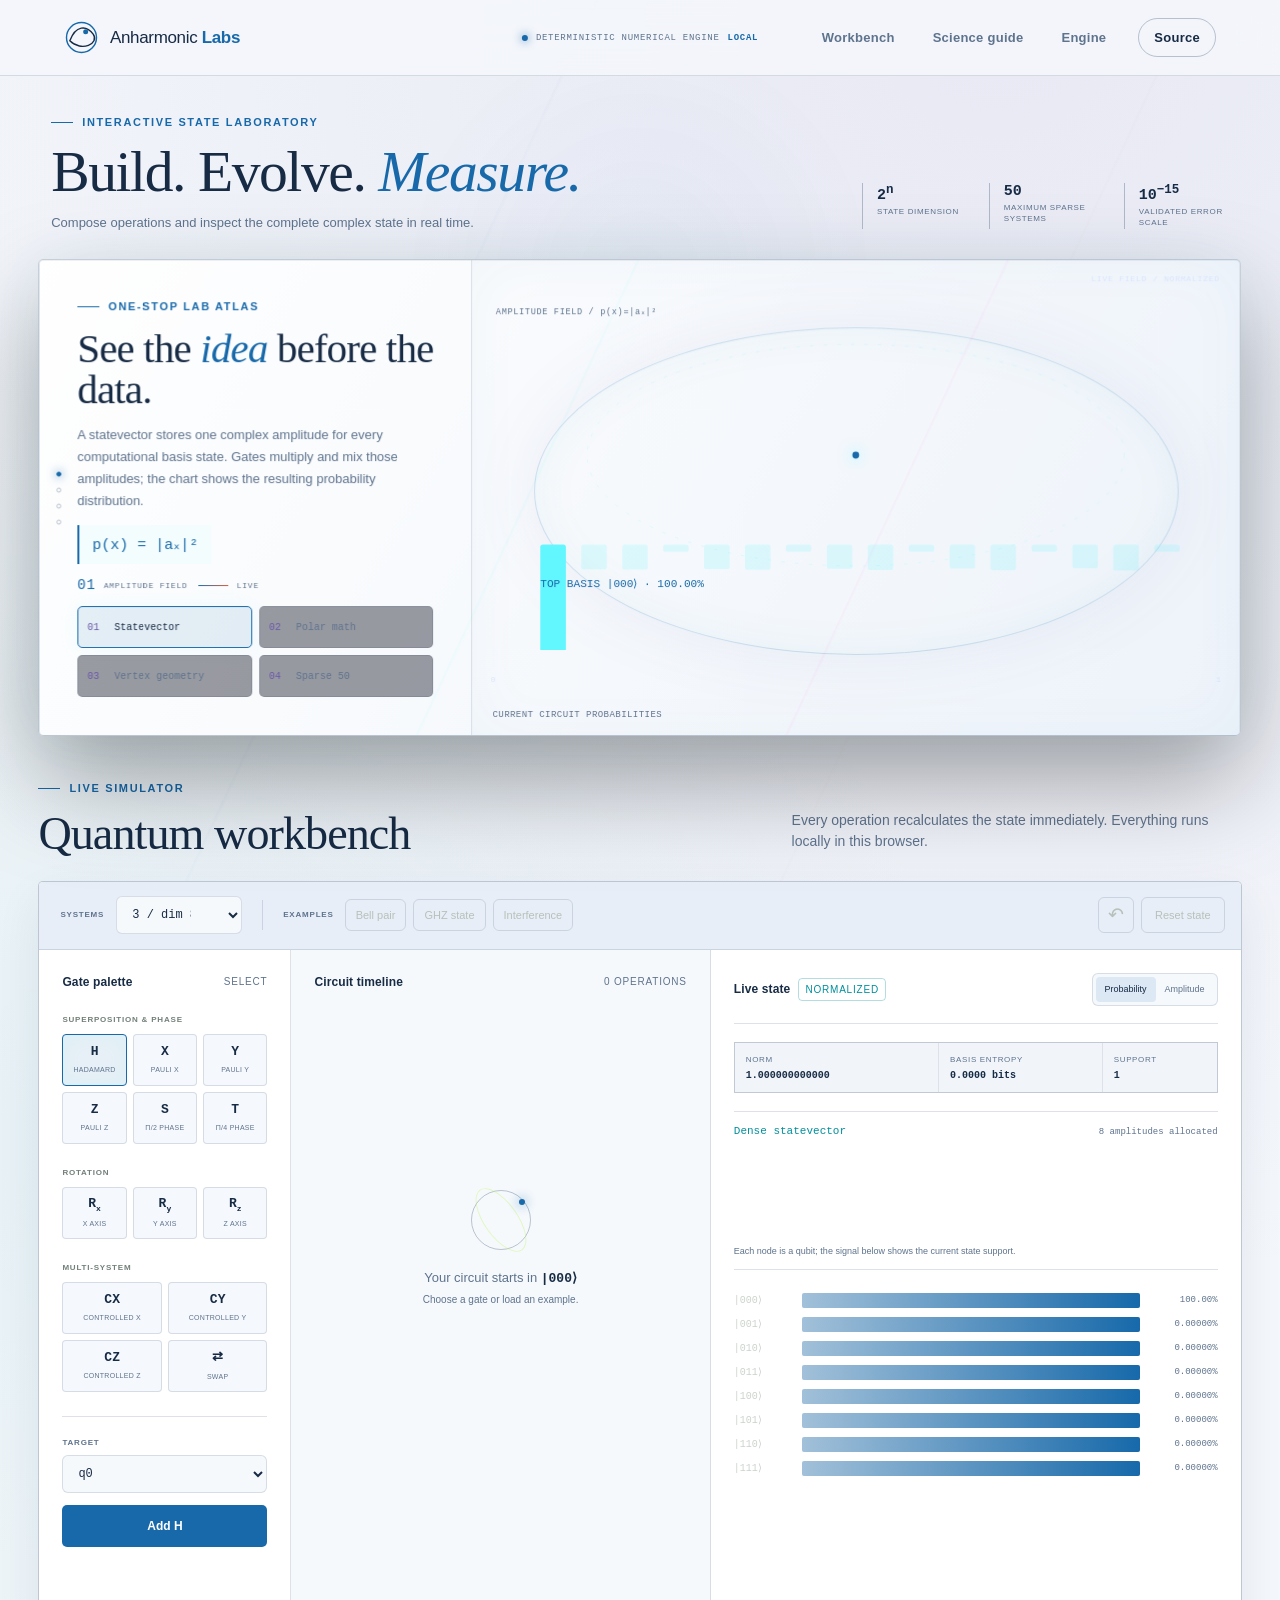
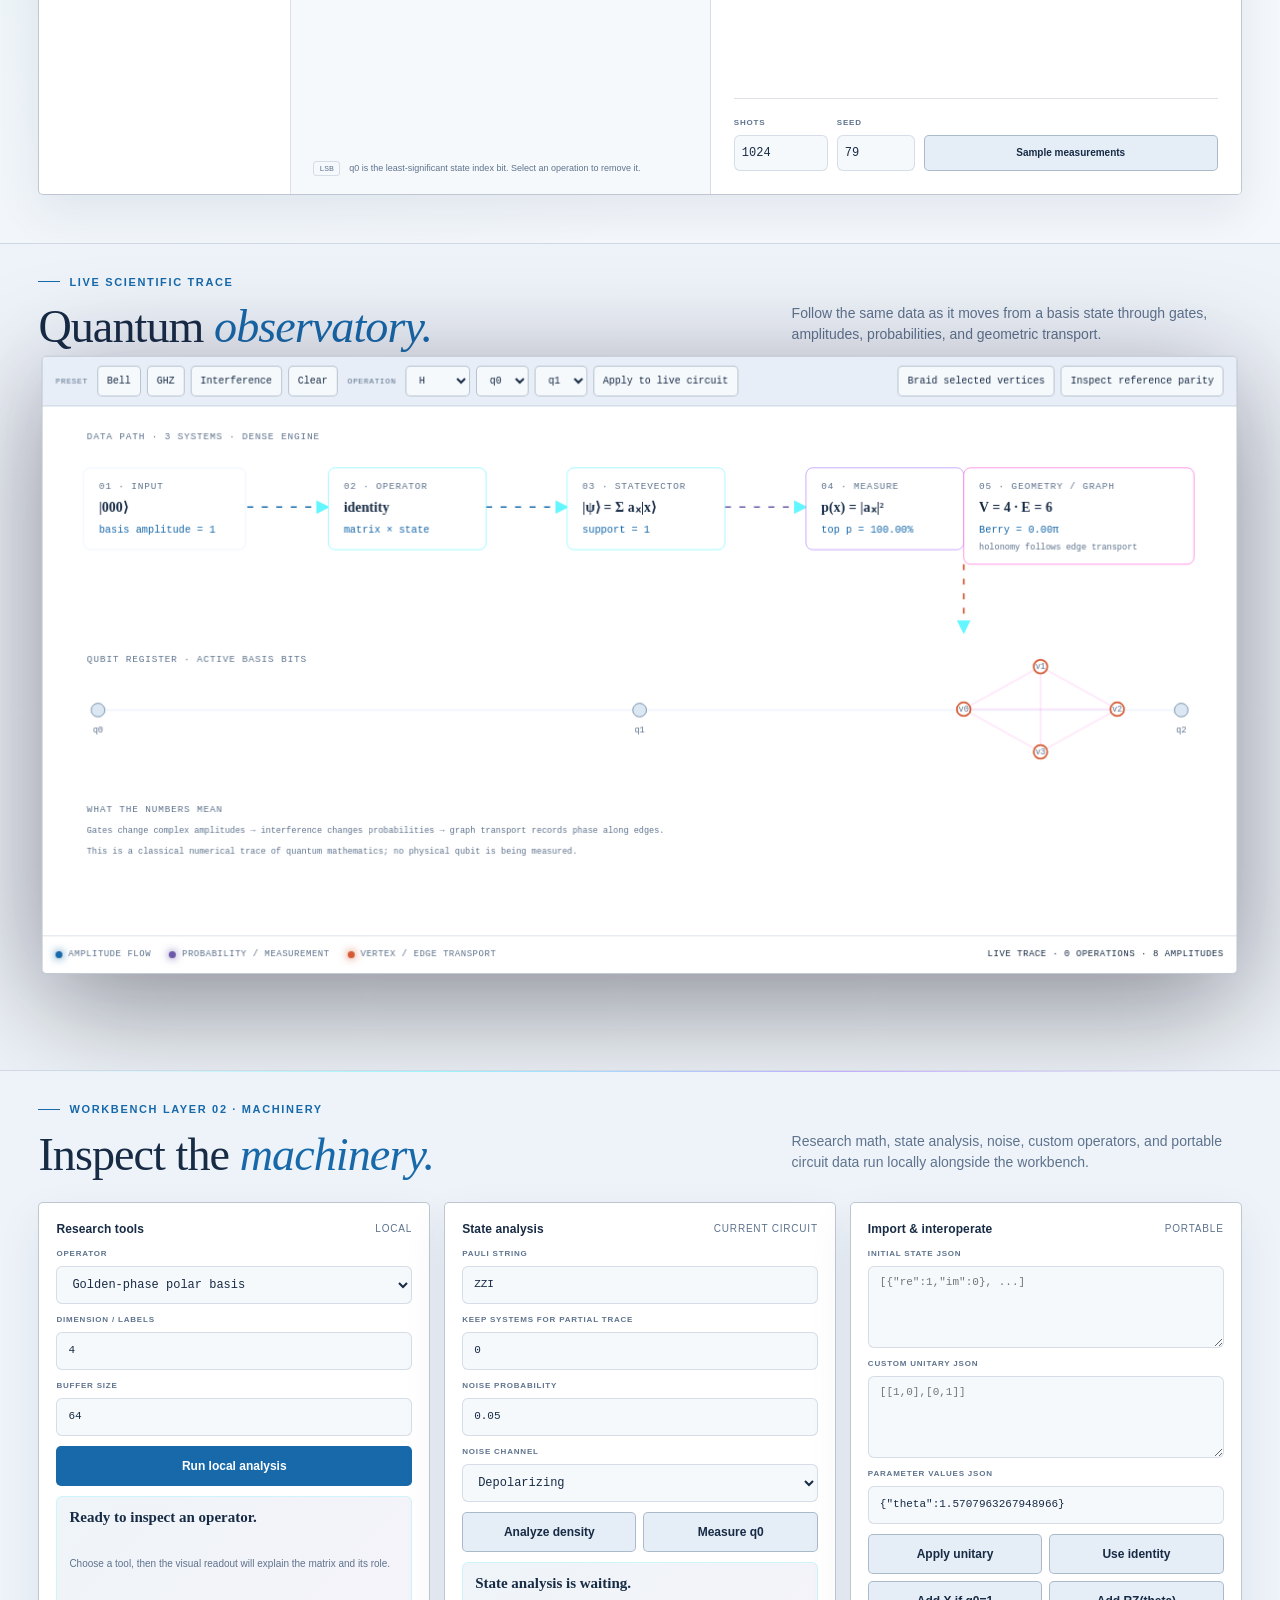
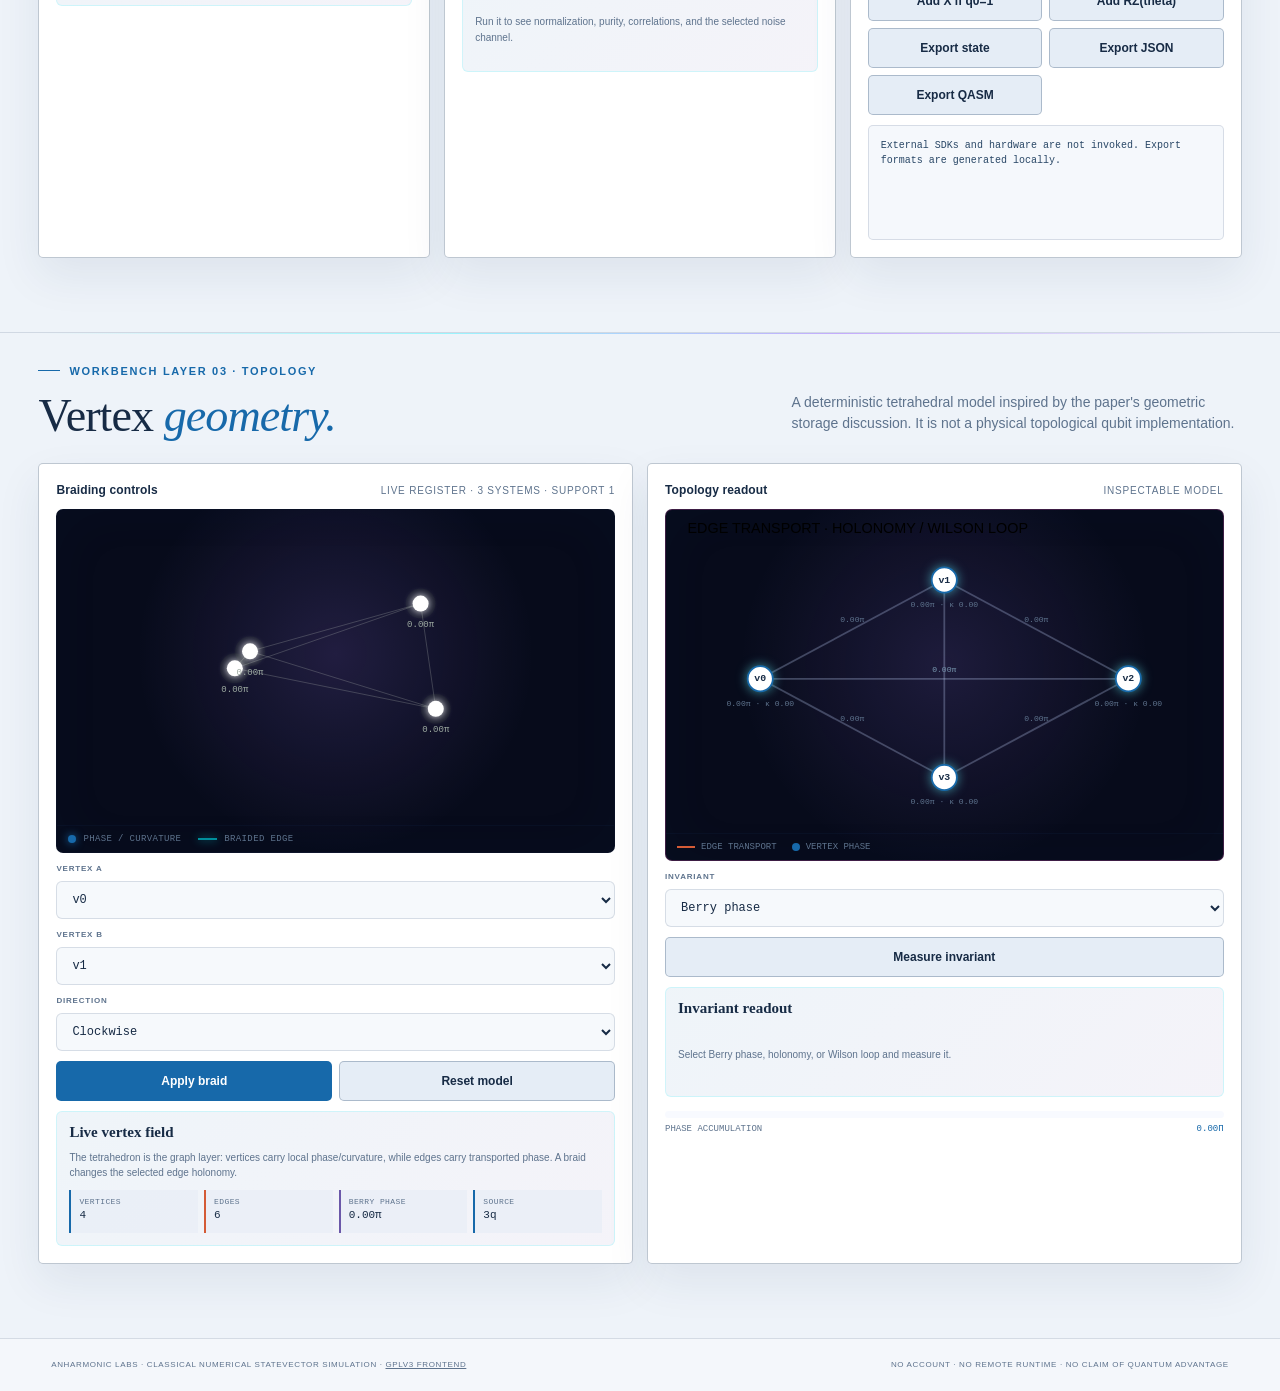
<file: index.html>
<!doctype html>
<html lang="en">
  <head>
    <meta charset="utf-8">
    <meta name="viewport" content="width=device-width, initial-scale=1">
    <meta name="description" content="Anharmonic Labs interactive quantum statevector simulator.">
    <meta name="theme-color" content="#f4f7fb">
    <meta http-equiv="Content-Security-Policy" content="default-src 'self'; script-src 'self'; style-src 'self'; img-src 'self' data:; font-src 'self'; connect-src 'self'; object-src 'none'; base-uri 'self'; form-action 'self'">
    <title>Anharmonic Labs — Quantum Workbench</title>
    <link rel="stylesheet" href="assets/styles.css">
    <link rel="icon" href="assets/favicon.svg" type="image/svg+xml">
    <script type="module" src="assets/app.mjs"></script>
  </head>
  <body class="app-body">
    <a class="skip-link" href="#simulator">Skip to simulator</a>

    <header class="site-header app-header">
      <a class="brand" href="#simulator" aria-label="Anharmonic Labs workbench">
        <svg class="brand-mark" viewBox="0 0 42 42" role="img" aria-label="Anharmonic Labs orbit mark">
          <circle cx="21" cy="21" r="18"></circle>
          <path d="M7 25c7-19 20-19 28-8S21 39 7 25Z"></path>
          <circle class="brand-core" cx="26" cy="14" r="3"></circle>
        </svg>
        <span>Anharmonic <b>Labs</b></span>
      </a>
      <div class="engine-status"><i></i><span>Deterministic numerical engine</span><strong>LOCAL</strong></div>
      <button id="mobile-menu" class="mobile-menu" type="button" aria-expanded="false" aria-controls="primary-nav">
        <span></span><span></span><span></span><span class="sr-only">Open navigation</span>
      </button>
      <nav id="primary-nav" class="primary-nav" aria-label="Primary navigation">
        <a href="#simulator">Workbench</a>
        <button id="science-guide-open" class="nav-link-button" type="button">Science guide</button>
        <a href="https://github.com/Anharmoniclabs/Anharmoniclabs/tree/main/anharmonic-labs">Engine</a>
        <a class="nav-cta" href="https://github.com/Anharmoniclabs/Anharmoniclabs">Source</a>
      </nav>
    </header>

    <main class="simulator-app">
      <section class="app-intro" aria-labelledby="app-title">
        <div>
          <p class="eyebrow"><span></span> Interactive state laboratory</p>
          <h1 id="app-title">Build. Evolve. <em>Measure.</em></h1>
          <p>Compose operations and inspect the complete complex state in real time.</p>
        </div>
        <dl class="app-readout" aria-label="Engine capabilities">
          <div><dt>2<sup>n</sup></dt><dd>State dimension</dd></div>
          <div><dt>50</dt><dd>Maximum sparse systems</dd></div>
          <div><dt>10<sup>−15</sup></dt><dd>Validated error scale</dd></div>
        </dl>
      </section>

      <section class="atlas-section" aria-labelledby="atlas-title">
        <div class="atlas-shell parallax-depth" data-parallax="0.12">
          <div class="atlas-copy">
            <p class="eyebrow"><span></span> One-stop lab atlas</p>
            <h2 id="atlas-title">See the <em>idea</em> before the data.</h2>
            <p id="atlas-explanation">A statevector stores one complex amplitude for every computational basis state. Gates multiply and mix those amplitudes; the chart shows the resulting probability distribution.</p>
            <div class="atlas-equation" id="atlas-equation">$p(x)=|a_x|^2$</div>
            <div class="atlas-signal"><span id="atlas-signal-index">01</span><span id="atlas-signal-name">AMPLITUDE FIELD</span><i></i><span>LIVE</span></div>
            <div class="atlas-stage-rail" aria-hidden="true"><span class="is-current"></span><span></span><span></span><span></span></div>
            <div class="atlas-actions">
              <button class="atlas-mode is-active" data-atlas-mode="state"><b>01</b><span>Statevector</span></button>
              <button class="atlas-mode" data-atlas-mode="research"><b>02</b><span>Polar math</span></button>
              <button class="atlas-mode" data-atlas-mode="vertex"><b>03</b><span>Vertex geometry</span></button>
              <button class="atlas-mode" data-atlas-mode="sparse"><b>04</b><span>Sparse 50</span></button>
            </div>
          </div>
          <div class="atlas-visual">
            <canvas id="atlas-canvas" width="900" height="410" aria-label="Visual explanation of the selected simulator mode"></canvas>
            <svg id="atlas-scene" class="atlas-scene" viewBox="0 0 900 390" aria-hidden="true"></svg>
            <div class="atlas-frame-label atlas-frame-label-top">LIVE FIELD / NORMALIZED</div>
            <div class="atlas-frame-label atlas-frame-label-left">0</div>
            <div class="atlas-frame-label atlas-frame-label-right">1</div>
            <div class="atlas-caption" id="atlas-caption">Current circuit probabilities · click a mode to change the explanation.</div>
          </div>
        </div>
      </section>

      <section id="simulator" class="lab-section app-lab" aria-labelledby="simulator-title">
        <div class="section-heading app-section-heading">
          <div>
            <p class="eyebrow"><span></span> Live simulator</p>
            <h2 id="simulator-title">Quantum workbench</h2>
          </div>
          <p>Every operation recalculates the state immediately. Everything runs locally in this browser.</p>
        </div>

        <div class="lab-shell">
          <div class="lab-toolbar">
            <label class="field compact-field">
              <span>Systems</span>
              <select id="system-count">
                <option value="1">1 / dim 2</option>
                <option value="2">2 / dim 4</option>
                <option value="3" selected>3 / dim 8</option>
                <option value="4">4 / dim 16</option>
                <option value="5">5 / dim 32</option>
                <option value="6">6 / dim 64</option>
              </select>
            </label>
            <div class="toolbar-divider"></div>
            <div class="example-group" aria-label="Circuit examples">
              <span>Examples</span>
              <button type="button" data-example="bell">Bell pair</button>
              <button type="button" data-example="ghz">GHZ state</button>
              <button type="button" data-example="interference">Interference</button>
            </div>
            <div class="toolbar-actions">
              <button id="undo-gate" class="icon-button" type="button" title="Undo last operation" aria-label="Undo last operation">↶</button>
              <button id="reset-circuit" class="text-button" type="button">Reset state</button>
            </div>
          </div>

          <div class="lab-workspace">
            <aside class="gate-panel" aria-labelledby="gate-panel-title">
              <div class="panel-title"><h3 id="gate-panel-title">Gate palette</h3><span>Select</span></div>

              <p class="gate-family">Superposition &amp; phase</p>
              <div class="gate-grid">
                <button type="button" class="gate-button is-selected" data-gate="h" aria-pressed="true"><strong>H</strong><span>Hadamard</span></button>
                <button type="button" class="gate-button" data-gate="x" aria-pressed="false"><strong>X</strong><span>Pauli X</span></button>
                <button type="button" class="gate-button" data-gate="y" aria-pressed="false"><strong>Y</strong><span>Pauli Y</span></button>
                <button type="button" class="gate-button" data-gate="z" aria-pressed="false"><strong>Z</strong><span>Pauli Z</span></button>
                <button type="button" class="gate-button" data-gate="s" aria-pressed="false"><strong>S</strong><span>π/2 phase</span></button>
                <button type="button" class="gate-button" data-gate="t" aria-pressed="false"><strong>T</strong><span>π/4 phase</span></button>
              </div>

              <p class="gate-family">Rotation</p>
              <div class="gate-grid gate-grid-three">
                <button type="button" class="gate-button" data-gate="rx" aria-pressed="false"><strong>R<sub>x</sub></strong><span>X axis</span></button>
                <button type="button" class="gate-button" data-gate="ry" aria-pressed="false"><strong>R<sub>y</sub></strong><span>Y axis</span></button>
                <button type="button" class="gate-button" data-gate="rz" aria-pressed="false"><strong>R<sub>z</sub></strong><span>Z axis</span></button>
              </div>

              <p class="gate-family">Multi-system</p>
              <div class="gate-grid gate-grid-two">
                <button type="button" class="gate-button" data-gate="cx" aria-pressed="false"><strong>CX</strong><span>Controlled X</span></button>
                <button type="button" class="gate-button" data-gate="cy" aria-pressed="false"><strong>CY</strong><span>Controlled Y</span></button>
                <button type="button" class="gate-button" data-gate="cz" aria-pressed="false"><strong>CZ</strong><span>Controlled Z</span></button>
                <button type="button" class="gate-button" data-gate="swap" aria-pressed="false"><strong>⇄</strong><span>Swap</span></button>
              </div>

              <div class="gate-config">
                <label class="field"><span>Target</span><select id="target-system"></select></label>
                <label id="controlled-fields" class="field" hidden><span>Control / peer</span><select id="control-system"></select></label>
                <label id="rotation-fields" class="field rotation-field" hidden>
                  <span>Angle <output id="angle-output" for="rotation-angle">0.50π</output></span>
                  <input id="rotation-angle" type="range" min="-2" max="2" step="0.125" value="0.5">
                </label>
                <button id="add-gate" class="button button-primary add-gate" type="button">Add H</button>
              </div>
            </aside>

            <div class="circuit-panel">
              <div class="panel-title"><h3>Circuit timeline</h3><span id="operation-count">0 operations</span></div>
              <div id="circuit-view" class="circuit-view" aria-live="polite"></div>
              <p class="circuit-note"><span>LSB</span> q0 is the least-significant state index bit. Select an operation to remove it.</p>
            </div>

            <section class="results-panel" aria-labelledby="results-title">
              <div class="results-header">
                <div class="panel-title"><h3 id="results-title">Live state</h3><span class="exact-badge">Normalized</span></div>
                <div class="tab-list" role="tablist" aria-label="Result view">
                  <button type="button" role="tab" class="is-active" data-result-mode="probabilities" aria-selected="true">Probability</button>
                  <button type="button" role="tab" data-result-mode="amplitudes" aria-selected="false">Amplitude</button>
                </div>
              </div>

              <div class="metrics-row">
                <div><span>Norm</span><strong id="metric-norm">1.000000000000</strong></div>
                <div><span>Basis entropy</span><strong id="metric-entropy">0.0000 bits</strong></div>
                <div><span>Support</span><strong id="metric-support">1</strong></div>
              </div>

              <div class="engine-stack">
                <div class="engine-stack-header"><strong id="engine-mode-label">Dense statevector</strong><span id="engine-mode-detail">2³ amplitudes allocated</span></div>
                <canvas id="state-stack-canvas" width="900" height="180" aria-label="Connected qubit engine state visualization"></canvas>
                <p id="engine-mode-note">Each node is a qubit; the signal below shows the current state support.</p>
              </div>

              <div id="probability-panel" class="result-content" role="tabpanel">
                <div id="probability-chart" class="probability-chart"></div>
              </div>
              <div id="amplitude-panel" class="result-content table-wrap" role="tabpanel" hidden>
                <table class="amplitude-table">
                  <thead><tr><th>Basis</th><th>Complex amplitude</th><th>Probability</th><th>Phase</th></tr></thead>
                  <tbody id="amplitude-table-body"></tbody>
                </table>
              </div>

              <div class="sample-bar">
                <label class="field inline-field"><span>Shots</span><input id="shots" type="number" value="1024" min="1" max="1000000"></label>
                <label class="field inline-field"><span>Seed</span><input id="seed" type="number" value="79"></label>
                <button id="sample-circuit" class="button button-secondary" type="button">Sample measurements</button>
              </div>
            </section>
          </div>
        </div>
      </section>

      <section class="observatory-section" aria-labelledby="observatory-title">
        <div class="section-heading app-section-heading">
          <div>
            <p class="eyebrow"><span></span> Live scientific trace</p>
            <h2 id="observatory-title">Quantum <em>observatory.</em></h2>
          </div>
          <p>Follow the same data as it moves from a basis state through gates, amplitudes, probabilities, and geometric transport.</p>
        </div>
        <div class="observatory-shell parallax-depth" data-parallax="0.08">
          <div class="observatory-controls">
            <div class="observatory-control-group"><span>Preset</span><button type="button" data-observatory-example="bell">Bell</button><button type="button" data-observatory-example="ghz">GHZ</button><button type="button" data-observatory-example="interference">Interference</button><button type="button" data-observatory-example="clear">Clear</button></div>
            <div class="observatory-control-group"><span>Operation</span><select id="observatory-gate"><option value="h">H</option><option value="x">X</option><option value="y">Y</option><option value="z">Z</option><option value="rx">RX</option><option value="ry">RY</option><option value="rz">RZ</option><option value="cx">CX</option><option value="cz">CZ</option><option value="swap">SWAP</option></select><select id="observatory-target"></select><select id="observatory-control"></select><button id="observatory-apply" type="button">Apply to live circuit</button></div>
            <div class="observatory-control-group"><button id="observatory-braid" type="button">Braid selected vertices</button><button id="observatory-parity" type="button">Inspect reference parity</button></div>
          </div>
          <svg id="observatory-svg" class="observatory-svg" viewBox="0 0 1400 620" role="img" aria-labelledby="observatory-label observatory-description">
            <title id="observatory-label">Quantum state and vertex data flow</title>
            <desc id="observatory-description">A live diagram connecting the quantum circuit, complex statevector, measurement probabilities, and tetrahedral graph invariants.</desc>
          </svg>
          <div class="observatory-footer">
            <span><i class="observatory-dot observatory-dot-state"></i>amplitude flow</span>
            <span><i class="observatory-dot observatory-dot-measure"></i>probability / measurement</span>
            <span><i class="observatory-dot observatory-dot-graph"></i>vertex / edge transport</span>
            <strong id="observatory-step">Live trace · waiting for a circuit operation</strong>
          </div>
          <div id="observatory-parity-status" class="observatory-parity-status" hidden></div>
        </div>
      </section>

      <section id="machinery" class="analysis-section workbench-layer" aria-labelledby="analysis-title">
        <div class="section-heading app-section-heading">
          <div>
            <p class="eyebrow"><span></span> Workbench layer 02 · machinery</p>
            <h2 id="analysis-title">Inspect the <em>machinery.</em></h2>
          </div>
          <p>Research math, state analysis, noise, custom operators, and portable circuit data run locally alongside the workbench.</p>
        </div>
        <div class="analysis-grid">
          <section class="analysis-card" aria-labelledby="research-tools-title">
            <div class="panel-title"><h3 id="research-tools-title">Research tools</h3><span>Local</span></div>
            <label class="field"><span>Operator</span><select id="research-tool">
              <option value="polar">Golden-phase polar basis</option>
              <option value="raw">Raw nonuniform phase dictionary</option>
              <option value="gram">Gram matrix</option>
              <option value="structured">Fixed-buffer structured schedule</option>
            </select></label>
            <label class="field"><span>Dimension / labels</span><input id="research-size" type="number" min="1" max="64" value="4"></label>
            <label class="field"><span>Buffer size</span><input id="research-buffer" type="number" min="1" max="256" value="64"></label>
            <button id="run-research" class="button button-primary" type="button">Run local analysis</button>
            <div id="research-visual" class="analysis-visual" aria-live="polite"><strong>Ready to inspect an operator.</strong><span>Choose a tool, then the visual readout will explain the matrix and its role.</span></div>
            <details class="raw-details"><summary>Raw JSON diagnostics</summary><pre id="research-output" class="analysis-output">No analysis run yet.</pre></details>
          </section>

          <section class="analysis-card" aria-labelledby="state-tools-title">
            <div class="panel-title"><h3 id="state-tools-title">State analysis</h3><span>Current circuit</span></div>
            <label class="field"><span>Pauli string</span><input id="pauli-string" type="text" value="ZZ" maxlength="6" placeholder="e.g. XIZ"></label>
            <label class="field"><span>Keep systems for partial trace</span><input id="keep-systems" type="text" value="0" placeholder="e.g. 0,2"></label>
            <label class="field"><span>Noise probability</span><input id="noise-probability" type="number" min="0" max="1" step="0.01" value="0.05"></label>
            <label class="field"><span>Noise channel</span><select id="noise-channel">
              <option value="depolarizing">Depolarizing</option>
              <option value="bit-flip">Bit flip</option>
              <option value="phase-flip">Phase flip</option>
              <option value="bit-phase-flip">Bit-phase flip</option>
              <option value="phase-damping">Phase damping</option>
              <option value="amplitude-damping">Amplitude damping</option>
            </select></label>
            <div class="analysis-actions">
              <button id="analyze-state" class="button button-secondary" type="button">Analyze density</button>
              <button id="measure-system" class="button button-secondary" type="button">Measure q0</button>
            </div>
            <div id="state-visual" class="analysis-visual" aria-live="polite"><strong>State analysis is waiting.</strong><span>Run it to see normalization, purity, correlations, and the selected noise channel.</span></div>
            <details class="raw-details"><summary>Raw JSON diagnostics</summary><pre id="state-output" class="analysis-output">Run analysis to inspect purity, fidelity, observables, and reduced states.</pre></details>
          </section>

          <section class="analysis-card" aria-labelledby="interop-title">
            <div class="panel-title"><h3 id="interop-title">Import &amp; interoperate</h3><span>Portable</span></div>
            <label class="field"><span>Initial state JSON</span><textarea id="initial-state" rows="4" placeholder='[{"re":1,"im":0}, ...]'></textarea></label>
            <label class="field"><span>Custom unitary JSON</span><textarea id="custom-unitary" rows="4" placeholder='[[1,0],[0,1]]'></textarea></label>
            <label class="field"><span>Parameter values JSON</span><input id="parameter-values" type="text" value='{"theta":1.5707963267948966}'></label>
            <div class="analysis-actions">
              <button id="apply-custom-unitary" class="button button-secondary" type="button">Apply unitary</button>
              <button id="use-unitary-example" class="button button-secondary" type="button">Use identity</button>
              <button id="add-conditional" class="button button-secondary" type="button">Add X if q0=1</button>
              <button id="add-parameterized" class="button button-secondary" type="button">Add RZ(theta)</button>
              <button id="export-state" class="button button-secondary" type="button">Export state</button>
              <button id="export-circuit" class="button button-secondary" type="button">Export JSON</button>
              <button id="export-qasm" class="button button-secondary" type="button">Export QASM</button>
            </div>
            <pre id="interop-output" class="analysis-output" aria-live="polite">External SDKs and hardware are not invoked. Export formats are generated locally.</pre>
          </section>
        </div>
      </section>

      <section id="topology" class="vertex-section workbench-layer" aria-labelledby="vertex-title">
        <div class="section-heading app-section-heading">
          <div>
            <p class="eyebrow"><span></span> Workbench layer 03 · topology</p>
            <h2 id="vertex-title">Vertex <em>geometry.</em></h2>
          </div>
          <p>A deterministic tetrahedral model inspired by the paper's geometric storage discussion. It is not a physical topological qubit implementation.</p>
        </div>
        <div class="vertex-grid">
          <section class="analysis-card" aria-labelledby="vertex-controls-title">
            <div class="panel-title"><h3 id="vertex-controls-title">Braiding controls</h3><span id="vertex-register-link">Live register · 3 systems</span></div>
            <div class="vertex-visual-wrap">
              <canvas id="vertex-canvas" width="760" height="430" aria-label="Animated tetrahedral vertex geometry visualization"></canvas>
              <div class="vertex-visual-caption"><span class="vertex-key vertex-key-phase"></span>phase / curvature <span class="vertex-key vertex-key-edge"></span>braided edge</div>
            </div>
            <label class="field"><span>Vertex A</span><select id="vertex-a"><option value="0">v0</option><option value="1">v1</option><option value="2">v2</option><option value="3">v3</option></select></label>
            <label class="field"><span>Vertex B</span><select id="vertex-b"><option value="1">v1</option><option value="0">v0</option><option value="2">v2</option><option value="3">v3</option></select></label>
            <label class="field"><span>Direction</span><select id="vertex-direction"><option value="clockwise">Clockwise</option><option value="counterclockwise">Counterclockwise</option></select></label>
            <div class="analysis-actions">
              <button id="apply-braid" class="button button-primary" type="button">Apply braid</button>
              <button id="reset-vertices" class="button button-secondary" type="button">Reset model</button>
            </div>
            <div id="vertex-visual-summary" class="analysis-visual" aria-live="polite"><strong>Vertex field is neutral.</strong><span>Apply a braid to see phase transport through the tetrahedral graph.</span></div>
            <details class="raw-details"><summary>Raw vertex data</summary><pre id="vertex-output" class="analysis-output">No vertex braiding applied.</pre></details>
          </section>
          <section class="analysis-card" aria-labelledby="vertex-invariants-title">
            <div class="panel-title"><h3 id="vertex-invariants-title">Topology readout</h3><span>Inspectable model</span></div>
            <div class="topology-graph-wrap">
              <svg id="topology-graph" class="topology-graph" viewBox="0 0 620 360" role="img" aria-label="Detailed tetrahedral topology graph with edge phase transport"></svg>
              <div class="topology-graph-legend"><span><i class="topology-legend-edge"></i>edge transport</span><span><i class="topology-legend-phase"></i>vertex phase</span></div>
            </div>
            <label class="field"><span>Invariant</span><select id="vertex-invariant"><option value="berryPhase">Berry phase</option><option value="chernNumber">Chern number</option><option value="eulerCharacteristic">Euler characteristic</option><option value="genus">Genus</option><option value="windingNumber">Winding number</option><option value="holonomy">Edge holonomy</option><option value="wilson_loop">Wilson loop</option></select></label>
            <label id="vertex-edge-field" class="field" hidden><span>Edge</span><select id="vertex-edge"><option value="v0-v1">v0-v1</option><option value="v0-v2">v0-v2</option><option value="v0-v3">v0-v3</option><option value="v1-v2">v1-v2</option><option value="v1-v3">v1-v3</option><option value="v2-v3">v2-v3</option></select></label>
            <button id="measure-vertex" class="button button-secondary" type="button">Measure invariant</button>
            <div id="vertex-invariant-visual" class="analysis-visual" aria-live="polite"><strong>Invariant readout</strong><span>Select Berry phase, holonomy, or Wilson loop and measure it.</span></div>
            <div class="invariant-gauge"><div class="invariant-gauge-track"><span id="invariant-gauge-fill"></span></div><div><span>phase accumulation</span><strong id="invariant-gauge-value">0.00π</strong></div></div>
            <details class="raw-details"><summary>Raw invariant JSON</summary><pre id="vertex-invariant-output" class="analysis-output">Select an invariant to inspect.</pre></details>
          </section>
        </div>
      </section>

    </main>

    <dialog id="science-guide" class="science-guide">
      <div class="science-guide-header"><div><p class="eyebrow"><span></span> Interpretation layer</p><h2>What is <em>actually</em> being simulated?</h2></div><button id="science-guide-close" class="icon-button" type="button" aria-label="Close science guide">×</button></div>
      <div class="science-guide-grid">
        <article><span class="science-level science-level-real">EXACT NUMERICAL MODEL</span><h3>Statevector engine</h3><p>The browser stores complex amplitudes and applies finite-dimensional unitary matrices. For 1–6 systems it tracks every amplitude explicitly, so probabilities are calculated as $p(x)=|a_x|^2$ up to floating-point error.</p></article>
        <article><span class="science-level science-level-real">CHECKED AGAINST REFERENCES</span><h3>Parity evidence</h3><p>Selected circuits have been compared with the native NumPy simulator and Qiskit Statevector. Matching amplitudes and probabilities show implementation agreement, not proof that the browser is connected to physical qubits.</p></article>
        <article><span class="science-level science-level-bounded">RESTRICTED SCALING</span><h3>Sparse 50 mode</h3><p>For 7–50 systems the browser stores only nonzero basis amplitudes. This is deterministic numerical evolution for sparse-preserving circuits while support stays bounded. It is not an arbitrary dense 50-qubit simulator.</p></article>
        <article><span class="science-level science-level-math">NUMERICAL LINEAR ALGEBRA</span><h3>Polar transform</h3><p>The golden-phase dictionary is a deterministic matrix. Its Gram matrix measures column overlap; multiplying by the inverse square root produces the unitary polar/Löwdin basis. This is a calculation, not a new physical law.</p></article>
        <article><span class="science-level science-level-model">EXPERIMENTAL MODEL</span><h3>Vertex geometry</h3><p>The tetrahedron is an inspectable graph model inspired by geometric-storage ideas in the paper. Braiding updates phase, holonomy, and diagnostic invariants. It is not a demonstrated topological qubit, hardware device, or fault-tolerant code.</p></article>
        <article><span class="science-level science-level-no">NOT CLAIMED</span><h3>What this does not prove</h3><p>Nothing here establishes quantum advantage, physical quantum computation, arbitrary 50-qubit simulation, efficient asymptotic synthesis, cryptographic security, or superiority over the standard QFT.</p></article>
      </div>
      <div class="science-guide-footer"><strong>Rule of interpretation:</strong><span>visuals explain data produced by the model; they do not upgrade a classical simulation into a physical quantum experiment.</span></div>
    </dialog>

    <footer class="app-footer">
      <span>Anharmonic Labs · classical numerical statevector simulation · <a href="assets/COPYING">GPLv3 frontend</a></span>
      <span>No account · no remote runtime · no claim of quantum advantage</span>
    </footer>
    <div id="toast" class="toast" role="status" aria-live="polite"></div>
  </body>
</html>
</file>
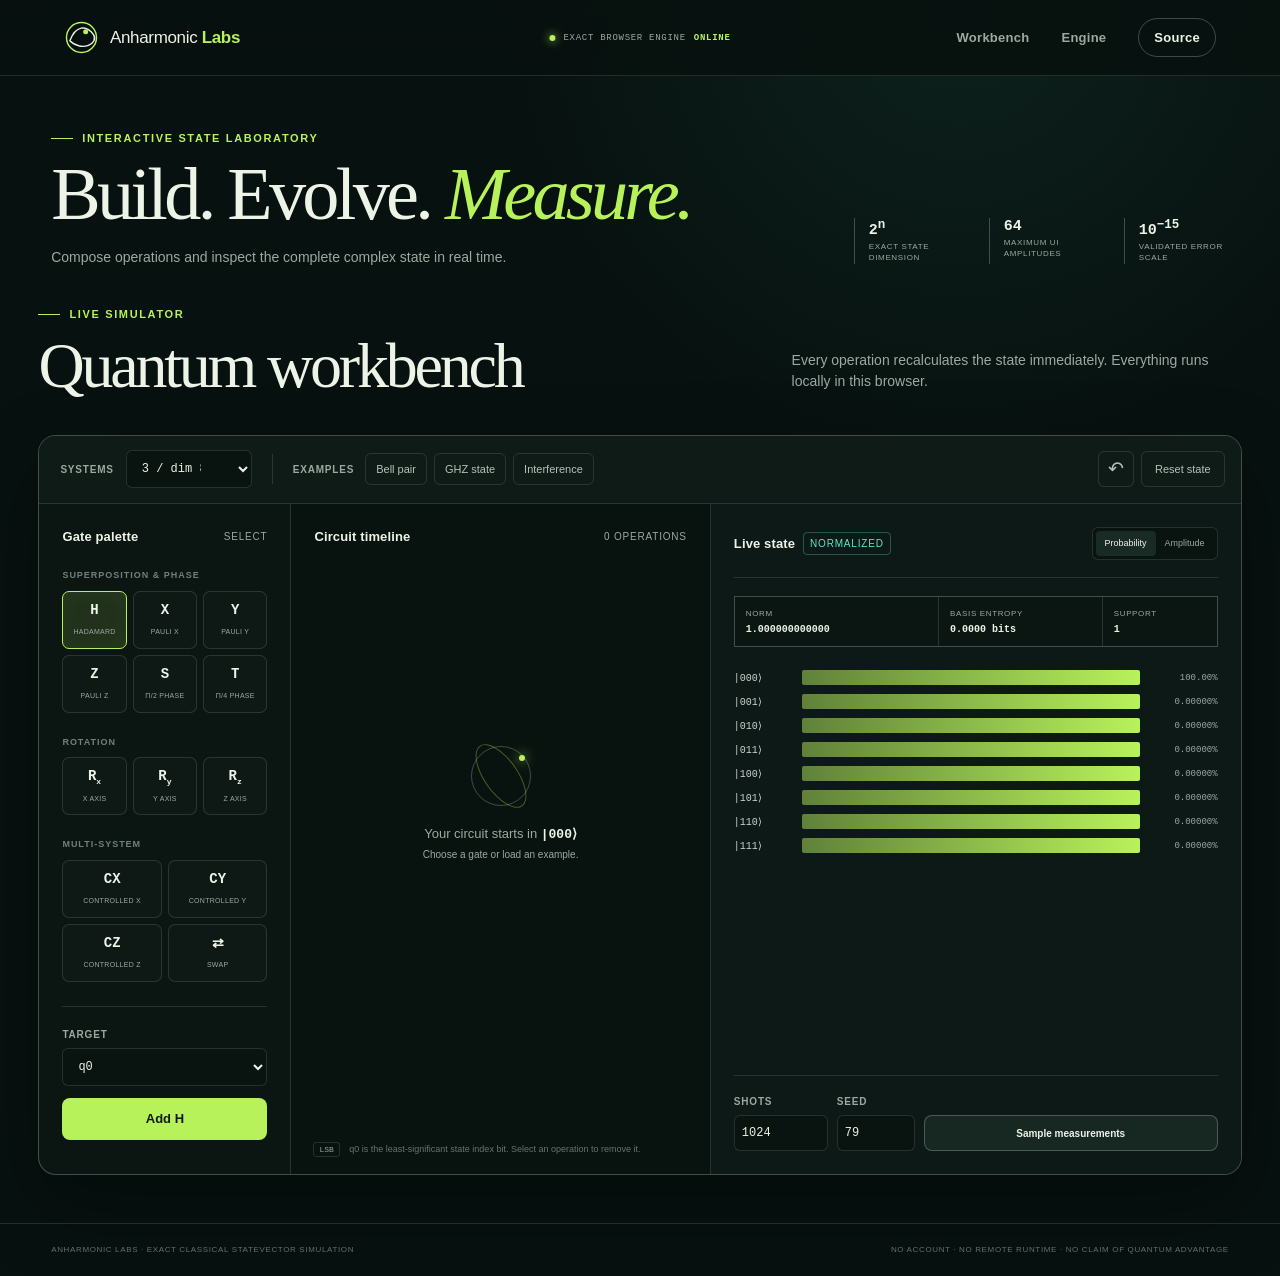
<file: docs/index.html>
<!doctype html>
<html lang="en">
  <head>
    <meta charset="utf-8">
    <meta name="viewport" content="width=device-width, initial-scale=1">
    <meta name="description" content="Anharmonic Labs interactive quantum statevector simulator.">
    <meta name="theme-color" content="#07110f">
    <meta http-equiv="Content-Security-Policy" content="default-src 'self'; script-src 'self'; style-src 'self'; img-src 'self' data:; font-src 'self'; connect-src 'self'; object-src 'none'; base-uri 'self'; form-action 'self'">
    <title>Anharmonic Labs — Quantum Workbench</title>
    <link rel="stylesheet" href="assets/styles.css">
    <link rel="icon" href="assets/favicon.svg" type="image/svg+xml">
    <script type="module" src="assets/app.mjs"></script>
  </head>
  <body class="app-body">
    <a class="skip-link" href="#simulator">Skip to simulator</a>

    <header class="site-header app-header">
      <a class="brand" href="#simulator" aria-label="Anharmonic Labs workbench">
        <svg class="brand-mark" viewBox="0 0 42 42" role="img" aria-label="Anharmonic Labs orbit mark">
          <circle cx="21" cy="21" r="18"></circle>
          <path d="M7 25c7-19 20-19 28-8S21 39 7 25Z"></path>
          <circle class="brand-core" cx="26" cy="14" r="3"></circle>
        </svg>
        <span>Anharmonic <b>Labs</b></span>
      </a>
      <div class="engine-status"><i></i><span>Exact browser engine</span><strong>ONLINE</strong></div>
      <button id="mobile-menu" class="mobile-menu" type="button" aria-expanded="false" aria-controls="primary-nav">
        <span></span><span></span><span></span><span class="sr-only">Open navigation</span>
      </button>
      <nav id="primary-nav" class="primary-nav" aria-label="Primary navigation">
        <a href="#simulator">Workbench</a>
        <a href="https://github.com/Anharmoniclabs/Anharmoniclabs/tree/main/anharmonic-labs">Engine</a>
        <a class="nav-cta" href="https://github.com/Anharmoniclabs/Anharmoniclabs">Source</a>
      </nav>
    </header>

    <main class="simulator-app">
      <section class="app-intro" aria-labelledby="app-title">
        <div>
          <p class="eyebrow"><span></span> Interactive state laboratory</p>
          <h1 id="app-title">Build. Evolve. <em>Measure.</em></h1>
          <p>Compose operations and inspect the complete complex state in real time.</p>
        </div>
        <dl class="app-readout" aria-label="Engine capabilities">
          <div><dt>2<sup>n</sup></dt><dd>Exact state dimension</dd></div>
          <div><dt>64</dt><dd>Maximum UI amplitudes</dd></div>
          <div><dt>10<sup>−15</sup></dt><dd>Validated error scale</dd></div>
        </dl>
      </section>

      <section id="simulator" class="lab-section app-lab" aria-labelledby="simulator-title">
        <div class="section-heading app-section-heading">
          <div>
            <p class="eyebrow"><span></span> Live simulator</p>
            <h2 id="simulator-title">Quantum workbench</h2>
          </div>
          <p>Every operation recalculates the state immediately. Everything runs locally in this browser.</p>
        </div>

        <div class="lab-shell">
          <div class="lab-toolbar">
            <label class="field compact-field">
              <span>Systems</span>
              <select id="system-count">
                <option value="1">1 / dim 2</option>
                <option value="2">2 / dim 4</option>
                <option value="3" selected>3 / dim 8</option>
                <option value="4">4 / dim 16</option>
                <option value="5">5 / dim 32</option>
                <option value="6">6 / dim 64</option>
              </select>
            </label>
            <div class="toolbar-divider"></div>
            <div class="example-group" aria-label="Circuit examples">
              <span>Examples</span>
              <button type="button" data-example="bell">Bell pair</button>
              <button type="button" data-example="ghz">GHZ state</button>
              <button type="button" data-example="interference">Interference</button>
            </div>
            <div class="toolbar-actions">
              <button id="undo-gate" class="icon-button" type="button" title="Undo last operation" aria-label="Undo last operation">↶</button>
              <button id="reset-circuit" class="text-button" type="button">Reset state</button>
            </div>
          </div>

          <div class="lab-workspace">
            <aside class="gate-panel" aria-labelledby="gate-panel-title">
              <div class="panel-title"><h3 id="gate-panel-title">Gate palette</h3><span>Select</span></div>

              <p class="gate-family">Superposition &amp; phase</p>
              <div class="gate-grid">
                <button type="button" class="gate-button is-selected" data-gate="h" aria-pressed="true"><strong>H</strong><span>Hadamard</span></button>
                <button type="button" class="gate-button" data-gate="x" aria-pressed="false"><strong>X</strong><span>Pauli X</span></button>
                <button type="button" class="gate-button" data-gate="y" aria-pressed="false"><strong>Y</strong><span>Pauli Y</span></button>
                <button type="button" class="gate-button" data-gate="z" aria-pressed="false"><strong>Z</strong><span>Pauli Z</span></button>
                <button type="button" class="gate-button" data-gate="s" aria-pressed="false"><strong>S</strong><span>π/2 phase</span></button>
                <button type="button" class="gate-button" data-gate="t" aria-pressed="false"><strong>T</strong><span>π/4 phase</span></button>
              </div>

              <p class="gate-family">Rotation</p>
              <div class="gate-grid gate-grid-three">
                <button type="button" class="gate-button" data-gate="rx" aria-pressed="false"><strong>R<sub>x</sub></strong><span>X axis</span></button>
                <button type="button" class="gate-button" data-gate="ry" aria-pressed="false"><strong>R<sub>y</sub></strong><span>Y axis</span></button>
                <button type="button" class="gate-button" data-gate="rz" aria-pressed="false"><strong>R<sub>z</sub></strong><span>Z axis</span></button>
              </div>

              <p class="gate-family">Multi-system</p>
              <div class="gate-grid gate-grid-two">
                <button type="button" class="gate-button" data-gate="cx" aria-pressed="false"><strong>CX</strong><span>Controlled X</span></button>
                <button type="button" class="gate-button" data-gate="cy" aria-pressed="false"><strong>CY</strong><span>Controlled Y</span></button>
                <button type="button" class="gate-button" data-gate="cz" aria-pressed="false"><strong>CZ</strong><span>Controlled Z</span></button>
                <button type="button" class="gate-button" data-gate="swap" aria-pressed="false"><strong>⇄</strong><span>Swap</span></button>
              </div>

              <div class="gate-config">
                <label class="field"><span>Target</span><select id="target-system"></select></label>
                <label id="controlled-fields" class="field" hidden><span>Control / peer</span><select id="control-system"></select></label>
                <label id="rotation-fields" class="field rotation-field" hidden>
                  <span>Angle <output id="angle-output" for="rotation-angle">0.50π</output></span>
                  <input id="rotation-angle" type="range" min="-2" max="2" step="0.125" value="0.5">
                </label>
                <button id="add-gate" class="button button-primary add-gate" type="button">Add H</button>
              </div>
            </aside>

            <div class="circuit-panel">
              <div class="panel-title"><h3>Circuit timeline</h3><span id="operation-count">0 operations</span></div>
              <div id="circuit-view" class="circuit-view" aria-live="polite"></div>
              <p class="circuit-note"><span>LSB</span> q0 is the least-significant state index bit. Select an operation to remove it.</p>
            </div>

            <section class="results-panel" aria-labelledby="results-title">
              <div class="results-header">
                <div class="panel-title"><h3 id="results-title">Live state</h3><span class="exact-badge">Normalized</span></div>
                <div class="tab-list" role="tablist" aria-label="Result view">
                  <button type="button" role="tab" class="is-active" data-result-mode="probabilities" aria-selected="true">Probability</button>
                  <button type="button" role="tab" data-result-mode="amplitudes" aria-selected="false">Amplitude</button>
                </div>
              </div>

              <div class="metrics-row">
                <div><span>Norm</span><strong id="metric-norm">1.000000000000</strong></div>
                <div><span>Basis entropy</span><strong id="metric-entropy">0.0000 bits</strong></div>
                <div><span>Support</span><strong id="metric-support">1</strong></div>
              </div>

              <div id="probability-panel" class="result-content" role="tabpanel">
                <div id="probability-chart" class="probability-chart"></div>
              </div>
              <div id="amplitude-panel" class="result-content table-wrap" role="tabpanel" hidden>
                <table class="amplitude-table">
                  <thead><tr><th>Basis</th><th>Complex amplitude</th><th>Probability</th><th>Phase</th></tr></thead>
                  <tbody id="amplitude-table-body"></tbody>
                </table>
              </div>

              <div class="sample-bar">
                <label class="field inline-field"><span>Shots</span><input id="shots" type="number" value="1024" min="1" max="1000000"></label>
                <label class="field inline-field"><span>Seed</span><input id="seed" type="number" value="79"></label>
                <button id="sample-circuit" class="button button-secondary" type="button">Sample measurements</button>
              </div>
            </section>
          </div>
        </div>
      </section>
    </main>

    <footer class="app-footer">
      <span>Anharmonic Labs · exact classical statevector simulation</span>
      <span>No account · no remote runtime · no claim of quantum advantage</span>
    </footer>
    <div id="toast" class="toast" role="status" aria-live="polite"></div>
  </body>
</html>
</file>
<file: assets/styles.css>
:root {
  color-scheme: dark;
  --ink: #050817;
  --ink-raised: #0a1024;
  --ink-soft: #111a35;
  --line: rgba(197, 214, 255, 0.15);
  --line-bright: rgba(197, 214, 255, 0.31);
  --paper: #edf4ff;
  --muted: #93a5ca;
  --acid: #62f6ff;
  --acid-soft: rgba(98, 246, 255, 0.12);
  --aqua: #35d7ff;
  --violet: #a77bff;
  --magenta: #ff5bd6;
  --danger: #ff7d9c;
  --display: "Regalia Monarch", "Bodoni 72", "Didot", Georgia, "Times New Roman", serif;
  --serif: var(--display);
  --sans: Inter, ui-sans-serif, -apple-system, BlinkMacSystemFont, "Segoe UI", sans-serif;
  --mono: "SFMono-Regular", Consolas, "Liberation Mono", monospace;
  --radius: 18px;
  --shadow: 0 30px 80px rgba(0, 0, 0, 0.3);
}

* { box-sizing: border-box; }
html { scroll-behavior: smooth; scroll-padding-top: 88px; }
body {
  margin: 0;
  background: var(--ink);
  color: var(--paper);
  font-family: var(--sans);
  font-size: 16px;
  line-height: 1.5;
  -webkit-font-smoothing: antialiased;
}
body::before { content: ""; position: fixed; z-index: -1; inset: 0; pointer-events: none; opacity: .42; background: linear-gradient(115deg, transparent 0 35%, rgba(98,246,255,.035) 35.1%, transparent 35.3% 70%, rgba(255,91,214,.03) 70.1%, transparent 70.3%), radial-gradient(circle at var(--pointer-x, 50%) var(--pointer-y, 30%), rgba(98,246,255,.08), transparent 28%); transition: background-position 500ms ease; }
button, input, select { font: inherit; }
button, a { -webkit-tap-highlight-color: transparent; }
a { color: inherit; }
button { color: inherit; }
[hidden] { display: none !important; }

.sr-only {
  position: absolute;
  width: 1px;
  height: 1px;
  padding: 0;
  margin: -1px;
  overflow: hidden;
  clip: rect(0, 0, 0, 0);
  white-space: nowrap;
  border: 0;
}
.skip-link {
  position: fixed;
  z-index: 100;
  top: 10px;
  left: 10px;
  transform: translateY(-160%);
  padding: 10px 16px;
  border-radius: 8px;
  background: var(--acid);
  color: var(--ink);
  font-weight: 800;
}
.skip-link:focus { transform: none; }

.site-header {
  position: sticky;
  z-index: 50;
  top: 0;
  display: flex;
  align-items: center;
  justify-content: space-between;
  width: 100%;
  height: 76px;
  padding: 0 clamp(22px, 5vw, 80px);
  border-bottom: 1px solid var(--line);
  background: rgba(7, 17, 15, 0.86);
  backdrop-filter: blur(18px);
}
.brand {
  display: inline-flex;
  align-items: center;
  gap: 11px;
  color: var(--paper);
  font-size: 17px;
  font-weight: 500;
  letter-spacing: -0.02em;
  text-decoration: none;
}
.brand b { color: var(--acid); font-weight: 650; }
.brand-mark { width: 35px; height: 35px; fill: none; stroke: var(--acid); stroke-width: 1.7; }
.brand-mark path { stroke: var(--paper); }
.brand-mark .brand-core { fill: var(--acid); stroke: none; }
.primary-nav { display: flex; align-items: center; gap: 32px; }
.primary-nav a {
  color: var(--muted);
  font-size: 13px;
  font-weight: 650;
  letter-spacing: 0.02em;
  text-decoration: none;
  transition: color 160ms ease;
}
.primary-nav a:hover { color: var(--paper); }
.primary-nav .nav-cta {
  padding: 9px 15px;
  border: 1px solid var(--line-bright);
  border-radius: 999px;
  color: var(--paper);
}
.nav-link-button { border: 0; background: transparent; color: var(--muted); cursor: pointer; font-size: 13px; font-weight: 650; letter-spacing: .02em; }
.nav-link-button:hover { color: var(--paper); }
.science-guide { width: min(920px, calc(100vw - 32px)); max-height: min(820px, calc(100vh - 32px)); padding: 0; border: 1px solid var(--line-bright); border-radius: 10px; color: var(--paper); background: #0a1024; box-shadow: 0 30px 100px rgba(0,0,0,.6); }
.science-guide::backdrop { background: rgba(3,5,15,.78); backdrop-filter: blur(8px); }
.science-guide-header { display: flex; align-items: start; justify-content: space-between; gap: 20px; padding: 28px 30px 20px; border-bottom: 1px solid var(--line); background: linear-gradient(120deg, rgba(98,246,255,.08), rgba(167,123,255,.08)); }
.science-guide-header .eyebrow { margin-bottom: 10px; }
.science-guide-header h2 { max-width: 600px; font-size: clamp(30px, 4vw, 48px); }
.science-guide-grid { display: grid; grid-template-columns: repeat(2, minmax(0, 1fr)); gap: 1px; padding: 1px; background: var(--line); }
.science-guide-grid article { min-height: 170px; padding: 22px; background: #0a1024; }
.science-guide-grid h3 { margin: 11px 0 8px; font: 400 23px var(--display); }
.science-guide-grid p { margin: 0; color: var(--muted); font-size: 11px; line-height: 1.65; }
.science-level { display: inline-block; padding: 4px 6px; border: 1px solid currentColor; border-radius: 3px; font: 8px var(--mono); letter-spacing: .07em; }
.science-level-real { color: var(--acid); }
.science-level-bounded { color: var(--violet); }
.science-level-math { color: var(--aqua); }
.science-level-model { color: var(--magenta); }
.science-level-no { color: var(--danger); }
.science-guide-footer { display: flex; gap: 8px; padding: 16px 22px; color: var(--muted); background: #070b1b; font-size: 10px; line-height: 1.5; }
.science-guide-footer strong { color: var(--paper); }
.mobile-menu { display: none; }

.app-body {
  min-height: 100vh;
  background:
    radial-gradient(circle at 75% 0%, rgba(167, 123, 255, 0.16), transparent 30%),
    radial-gradient(circle at 12% 28%, rgba(98, 246, 255, 0.08), transparent 26%),
    var(--ink);
}
.app-header { position: relative; }
.engine-status {
  position: absolute;
  left: 50%;
  display: flex;
  align-items: center;
  gap: 8px;
  color: var(--muted);
  font: 9px var(--mono);
  letter-spacing: 0.08em;
  text-transform: uppercase;
  transform: translateX(-50%);
}
.engine-status i {
  width: 6px;
  height: 6px;
  border-radius: 50%;
  background: var(--acid);
  box-shadow: 0 0 10px var(--acid);
}
.engine-status strong { color: var(--acid); font-weight: 700; }
.simulator-app { min-height: calc(100vh - 76px); }
.app-intro {
  display: grid;
  grid-template-columns: 1fr auto;
  gap: 40px;
  align-items: end;
  max-width: 1540px;
  margin: auto;
  padding: 54px clamp(22px, 4vw, 64px) 38px;
}
.app-intro .eyebrow { margin-bottom: 12px; }
.app-intro h1 { font-size: clamp(44px, 5.8vw, 82px); }
.app-intro > div > p:last-child {
  margin: 17px 0 0;
  color: var(--muted);
  font-size: 14px;
}
.app-readout {
  display: flex;
  gap: 30px;
  margin: 0 0 4px;
}
.app-readout div { padding-left: 14px; border-left: 1px solid var(--line-bright); }
.app-readout dt { font: 650 15px var(--mono); }
.app-readout dd { max-width: 90px; margin: 3px 0 0; color: var(--muted); font-size: 8px; line-height: 1.35; letter-spacing: 0.08em; text-transform: uppercase; }
.app-lab.lab-section {
  padding: 0 clamp(14px, 3vw, 48px) 48px;
  border: 0;
  background: transparent;
}
.app-section-heading { max-width: 1540px; margin-bottom: 20px; }
.app-section-heading h2 { font-size: clamp(30px, 3vw, 46px); }
.app-lab .lab-shell { max-width: 1540px; }
.app-lab .lab-workspace { min-height: 650px; }
.observatory-section { padding: 30px clamp(14px, 3vw, 48px) 74px; border-top: 1px solid var(--line); background: #060a19; }
.observatory-shell { max-width: 1540px; margin: auto; overflow: hidden; border: 1px solid var(--line-bright); border-radius: 8px; background: radial-gradient(circle at 50% 40%, rgba(167,123,255,.12), transparent 50%), #070b1b; box-shadow: var(--shadow); }
.observatory-controls { display: flex; flex-wrap: wrap; gap: 10px; padding: 12px 16px; border-bottom: 1px solid var(--line); background: rgba(13,21,48,.86); }
.observatory-control-group { display: flex; align-items: center; flex-wrap: wrap; gap: 6px; }
.observatory-control-group > span { margin-right: 3px; color: var(--muted); font: 8px var(--mono); letter-spacing: .08em; text-transform: uppercase; }
.observatory-control-group button, .observatory-control-group select { min-height: 31px; padding: 0 9px; border: 1px solid var(--line-bright); border-radius: 5px; background: #080d20; color: var(--paper); cursor: pointer; font: 10px var(--mono); }
.observatory-control-group button:hover, .observatory-control-group button:focus { border-color: var(--acid); color: var(--acid); }
.observatory-control-group:last-child { margin-left: auto; }
.observatory-parity-status { padding: 14px 18px; border-top: 1px solid rgba(98,246,255,.2); color: #b9c8e8; background: rgba(98,246,255,.05); font: 10px/1.6 var(--mono); }
.observatory-svg { display: block; width: 100%; min-height: 430px; }
.observatory-footer { display: flex; align-items: center; flex-wrap: wrap; gap: 18px; min-height: 46px; padding: 10px 18px; border-top: 1px solid var(--line); color: var(--muted); font: 9px var(--mono); letter-spacing: .06em; text-transform: uppercase; }
.observatory-footer span { display: inline-flex; align-items: center; gap: 6px; }
.observatory-footer strong { margin-left: auto; color: var(--paper); font-weight: 500; }
.observatory-dot { width: 7px; height: 7px; border-radius: 50%; }
.observatory-dot-state { background: var(--acid); box-shadow: 0 0 9px var(--acid); }
.observatory-dot-measure { background: var(--violet); box-shadow: 0 0 9px var(--violet); }
.observatory-dot-graph { background: var(--magenta); box-shadow: 0 0 9px var(--magenta); }
.observatory-svg .trace-label { fill: var(--muted); font: 11px var(--mono); letter-spacing: .09em; text-transform: uppercase; }
.observatory-svg .trace-title { fill: var(--paper); font: 600 16px var(--display); letter-spacing: .01em; }
.observatory-svg .trace-value { fill: var(--acid); font: 12px var(--mono); }
.observatory-svg .trace-small { fill: var(--muted); font: 10px var(--mono); }
.observatory-svg .trace-node { fill: rgba(13,21,48,.9); stroke: rgba(197,214,255,.3); stroke-width: 1; }
.observatory-svg .trace-node-state { stroke: rgba(98,246,255,.65); }
.observatory-svg .trace-node-measure { stroke: rgba(167,123,255,.72); }
.observatory-svg .trace-node-graph { stroke: rgba(255,91,214,.7); }
.observatory-svg .trace-flow { fill: none; stroke: var(--acid); stroke-width: 2; stroke-dasharray: 7 10; animation: observatory-flow 1.7s linear infinite; }
.observatory-svg .trace-flow-measure { stroke: var(--violet); }
.observatory-svg .trace-flow-graph { stroke: var(--magenta); }
.observatory-svg .qubit-rail { stroke: rgba(197,214,255,.25); stroke-width: 2; }
.observatory-svg .qubit-node { stroke: rgba(197,214,255,.35); stroke-width: 1; fill: #111a35; }
.observatory-svg .qubit-node-active { fill: var(--acid); stroke: var(--acid); }
.observatory-svg .graph-edge { stroke: rgba(255,91,214,.55); stroke-width: 2; }
.observatory-svg .graph-vertex { fill: #0d1530; stroke: var(--magenta); stroke-width: 2; }
@keyframes observatory-flow { to { stroke-dashoffset: -34; } }
.app-footer {
  display: flex;
  justify-content: space-between;
  gap: 20px;
  padding: 20px clamp(22px, 4vw, 64px);
  border-top: 1px solid var(--line);
  color: #647169;
  font-size: 8px;
  letter-spacing: 0.08em;
  text-transform: uppercase;
}
.atlas-section { padding: 0 clamp(14px, 3vw, 48px) 42px; }
.atlas-shell { position: relative; display: grid; grid-template-columns: minmax(260px, .72fr) minmax(0, 1.28fr); max-width: 1540px; min-height: 390px; margin: auto; overflow: hidden; border: 1px solid var(--line-bright); border-radius: 8px; background: linear-gradient(120deg, rgba(13,21,48,.98), rgba(5,8,23,.99)); box-shadow: var(--shadow); }
.parallax-depth { transform: translate3d(0, var(--scroll-offset, 0px), 0) scale(var(--scroll-scale, 1)); transition: transform 120ms linear; will-change: transform; }
.atlas-shell.parallax-depth { box-shadow: 0 calc(30px + var(--scroll-shadow, 0px)) 100px rgba(0,0,0,.34), 0 0 70px rgba(98,246,255,.06); }
.observatory-shell.parallax-depth { box-shadow: 0 calc(30px + var(--scroll-shadow, 0px)) 120px rgba(0,0,0,.42), 0 0 90px rgba(167,123,255,.08); }
.atlas-shell::before { content: ""; position: absolute; inset: 0; pointer-events: none; background: linear-gradient(115deg, transparent 0 42%, rgba(98,246,255,.08) 42.1%, transparent 42.3% 68%, rgba(255,91,214,.06) 68.1%, transparent 68.3%); }
.atlas-copy { position: relative; z-index: 1; display: grid; align-content: center; gap: 16px; padding: clamp(24px, 4vw, 50px); }
.atlas-copy .eyebrow { margin: 0; }
.atlas-copy h2 { font-size: clamp(32px, 4vw, 58px); }
.atlas-copy > p:not(.eyebrow) { max-width: 430px; margin: 0; color: var(--muted); font-size: 13px; line-height: 1.7; }
.atlas-equation { width: fit-content; padding: 10px 13px; border-left: 2px solid var(--acid); color: var(--acid); background: rgba(98,246,255,.06); font: 15px var(--mono); }
.atlas-signal { display: flex; align-items: center; gap: 8px; color: var(--muted); font: 8px var(--mono); letter-spacing: .1em; }
.atlas-signal span:first-child { color: var(--acid); font-size: 14px; }
.atlas-signal i { width: 30px; height: 1px; margin-left: 3px; background: linear-gradient(90deg, var(--acid), var(--magenta)); }
.atlas-stage-rail { position: absolute; top: 50%; left: 17px; display: grid; gap: 11px; transform: translateY(-50%); }
.atlas-stage-rail span { width: 5px; height: 5px; border: 1px solid var(--line-bright); border-radius: 50%; }
.atlas-stage-rail span.is-current { border-color: var(--acid); background: var(--acid); box-shadow: 0 0 10px var(--acid); }
.atlas-actions { display: grid; grid-template-columns: repeat(2, minmax(0, 1fr)); gap: 7px; }
.atlas-mode { display: grid; grid-template-columns: 22px 1fr; align-items: center; gap: 5px; min-height: 42px; padding: 7px 9px; border: 1px solid var(--line); border-radius: 5px; background: rgba(5,8,23,.4); color: var(--muted); text-align: left; cursor: pointer; }
.atlas-mode b { color: var(--violet); font: 10px var(--mono); }
.atlas-mode span { font: 10px var(--mono); }
.atlas-mode:hover, .atlas-mode.is-active { border-color: var(--acid); background: var(--acid-soft); color: var(--paper); box-shadow: 0 0 20px rgba(98,246,255,.08); }
.atlas-visual { position: relative; z-index: 1; min-height: 390px; border-left: 1px solid var(--line); background-image: linear-gradient(rgba(98,246,255,.045) 1px, transparent 1px), linear-gradient(90deg, rgba(98,246,255,.045) 1px, transparent 1px), radial-gradient(circle at 50% 45%, rgba(53,215,255,.14), transparent 62%), #070b1b; background-size: 42px 42px, 42px 42px, auto, auto; }
.atlas-visual::after { content: ""; position: absolute; inset: 14% 8% 17%; pointer-events: none; border: 1px solid rgba(98,246,255,.16); border-radius: 50%; box-shadow: 0 0 70px rgba(167,123,255,.08), inset 0 0 45px rgba(98,246,255,.05); }
.atlas-visual canvas { position: relative; z-index: 1; display: block; width: 100%; height: 390px; min-height: 390px; }
.atlas-scene { position: absolute; z-index: 2; inset: 0; display: block; width: 100%; height: 390px; pointer-events: none; }
.atlas-scene .scene-line { stroke: rgba(98,246,255,.35); stroke-width: 2; fill: none; }
.atlas-scene .scene-line-hot { stroke: var(--magenta); stroke-width: 4; filter: drop-shadow(0 0 5px rgba(255,91,214,.75)); }
.atlas-scene .scene-node { fill: #0d1530; stroke: var(--acid); stroke-width: 2; }
.atlas-scene .scene-node-hot { fill: var(--acid); }
.atlas-scene .scene-text { fill: var(--muted); font: 10px var(--mono); letter-spacing: .08em; }
.atlas-scene .scene-value { fill: var(--acid); font: 13px var(--mono); }
.atlas-scene .scene-pulse { fill: var(--acid); filter: drop-shadow(0 0 8px rgba(98,246,255,.9)); animation: scene-pulse 1.8s ease-in-out infinite; }
.atlas-scene .scene-orbit { fill: none; stroke: rgba(98,246,255,.22); stroke-width: 1; stroke-dasharray: 4 12; animation: scene-orbit 12s linear infinite; transform-origin: 450px 195px; }
@keyframes scene-pulse { 50% { opacity: .22; transform: scale(1.8); transform-origin: center; } }
@keyframes scene-orbit { to { transform: rotate(360deg); } }
.atlas-frame-label { position: absolute; z-index: 2; color: rgba(197,214,255,.56); font: 8px var(--mono); letter-spacing: .1em; text-transform: uppercase; pointer-events: none; }
.atlas-frame-label-top { top: 14px; right: 20px; }
.atlas-frame-label-left { bottom: 51px; left: 18px; }
.atlas-frame-label-right { right: 18px; bottom: 51px; }
.atlas-caption { position: absolute; right: 20px; bottom: 15px; left: 20px; color: var(--muted); font: 9px var(--mono); letter-spacing: .05em; text-transform: uppercase; }
.analysis-section { padding: 30px clamp(14px, 3vw, 48px) 74px; border-top: 1px solid var(--line); background: #080d20; }
.workbench-layer { position: relative; }
.workbench-layer::before { content: ""; position: absolute; top: 0; right: clamp(14px, 3vw, 48px); left: clamp(14px, 3vw, 48px); height: 1px; background: linear-gradient(90deg, transparent, rgba(98,246,255,.6), rgba(167,123,255,.6), transparent); }
.analysis-grid { display: grid; grid-template-columns: repeat(3, minmax(0, 1fr)); gap: 14px; max-width: 1540px; margin: auto; }
.analysis-card { display: grid; align-content: start; gap: 13px; min-width: 0; padding: 21px; border: 1px solid var(--line-bright); border-radius: 8px; background: #0d1530; }
.analysis-card .field input[type="text"], .analysis-card .field input[type="number"], .analysis-card textarea { width: 100%; min-height: 38px; padding: 9px 11px; border: 1px solid var(--line); border-radius: 6px; outline: 0; resize: vertical; background: #080d20; color: var(--paper); font-family: var(--mono); font-size: 11px; }
.analysis-card textarea { min-height: 82px; }
.analysis-card .field input:focus, .analysis-card textarea:focus { border-color: var(--acid); box-shadow: 0 0 0 2px var(--acid-soft); }
.analysis-card .button { width: 100%; min-height: 40px; }
.analysis-actions { display: grid; grid-template-columns: repeat(2, minmax(0, 1fr)); gap: 7px; }
.analysis-output { min-height: 115px; max-height: 270px; overflow: auto; margin: 0; padding: 12px; border: 1px solid var(--line); border-radius: 5px; color: #b9c8e8; background: #070b1b; font: 10px/1.55 var(--mono); white-space: pre-wrap; overflow-wrap: anywhere; }
.analysis-visual { display: grid; gap: 9px; min-height: 130px; padding: 14px; border: 1px solid rgba(98,246,255,.24); border-radius: 6px; background: linear-gradient(135deg, rgba(98,246,255,.08), rgba(167,123,255,.08)); }
.analysis-visual strong { color: var(--paper); font: 600 17px var(--display); }
.analysis-visual > span { color: var(--muted); font-size: 10px; line-height: 1.55; }
.visual-metrics { display: grid; grid-template-columns: repeat(auto-fit, minmax(80px, 1fr)); gap: 6px; }
.visual-metric { min-height: 43px; padding: 7px 8px; border-left: 2px solid var(--acid); background: rgba(5,8,23,.52); }
.visual-metric-measure { border-left-color: var(--violet); }
.visual-metric-graph { border-left-color: var(--magenta); }
.visual-metric small { display: block; color: var(--muted); font: 8px var(--mono); text-transform: uppercase; letter-spacing: .05em; }
.visual-metric b { display: block; margin-top: 3px; overflow: hidden; color: var(--paper); font: 11px var(--mono); text-overflow: ellipsis; white-space: nowrap; }
.raw-details { border-top: 1px solid var(--line); padding-top: 8px; }
.raw-details summary { color: var(--muted); cursor: pointer; font: 9px var(--mono); letter-spacing: .06em; text-transform: uppercase; }
.raw-details { display: none; }
.vertex-section { padding: 30px clamp(14px, 3vw, 48px) 74px; border-top: 1px solid var(--line); background: #070b1b; }
.vertex-grid { display: grid; grid-template-columns: repeat(2, minmax(0, 1fr)); gap: 14px; max-width: 1540px; margin: auto; }
.vertex-visual-wrap { position: relative; overflow: hidden; border: 1px solid var(--line); border-radius: 7px; background: radial-gradient(circle at 50% 42%, rgba(167,123,255,.16), transparent 58%), #070b1b; }
.vertex-visual-wrap canvas { display: block; width: 100%; height: auto; aspect-ratio: 760 / 430; }
.vertex-visual-caption { display: flex; align-items: center; gap: 7px; padding: 8px 11px; border-top: 1px solid var(--line); color: var(--muted); font: 9px var(--mono); letter-spacing: .04em; text-transform: uppercase; }
.topology-graph-wrap { overflow: hidden; border: 1px solid rgba(255,91,214,.22); border-radius: 7px; background: radial-gradient(circle at 50% 44%, rgba(167,123,255,.14), transparent 60%), #070b1b; }
.topology-graph { display: block; width: 100%; min-height: 280px; }
.topology-graph .topology-edge { stroke: rgba(197,214,255,.28); stroke-width: 2; fill: none; }
.topology-graph .topology-edge-active { stroke: var(--magenta); stroke-width: 4; filter: drop-shadow(0 0 5px rgba(255,91,214,.7)); }
.topology-graph .topology-edge-label { fill: var(--muted); font: 9px var(--mono); }
.topology-graph .topology-vertex { fill: #111a35; stroke: var(--acid); stroke-width: 2; filter: drop-shadow(0 0 6px rgba(98,246,255,.55)); }
.topology-graph .topology-vertex-active { fill: var(--acid); stroke: var(--acid); }
.topology-graph .topology-vertex-label { fill: var(--paper); font: 700 11px var(--mono); text-anchor: middle; dominant-baseline: middle; }
.topology-graph .topology-phase-label { fill: var(--muted); font: 9px var(--mono); text-anchor: middle; }
.topology-graph-legend { display: flex; gap: 15px; padding: 8px 11px; border-top: 1px solid var(--line); color: var(--muted); font: 9px var(--mono); text-transform: uppercase; }
.topology-graph-legend span { display: flex; align-items: center; gap: 6px; }
.topology-graph-legend i { display: inline-block; width: 18px; height: 2px; background: var(--magenta); }
.topology-legend-phase { width: 8px !important; height: 8px !important; border-radius: 50%; background: var(--acid) !important; }
.invariant-gauge { display: grid; gap: 6px; margin-top: 4px; }
.invariant-gauge-track { height: 7px; overflow: hidden; border-radius: 999px; background: rgba(197,214,255,.12); }
.invariant-gauge-track span { display: block; width: 0%; height: 100%; border-radius: inherit; background: linear-gradient(90deg, var(--aqua), var(--violet), var(--magenta)); transition: width 350ms ease; }
.invariant-gauge > div:last-child { display: flex; justify-content: space-between; color: var(--muted); font: 9px var(--mono); text-transform: uppercase; }
.invariant-gauge strong { color: var(--acid); font-weight: 500; }
.vertex-key { width: 8px; height: 8px; border-radius: 50%; }
.vertex-key-phase { background: var(--acid); box-shadow: 0 0 9px var(--acid); }
.vertex-key-edge { width: 19px; height: 2px; margin-left: 10px; border-radius: 0; background: var(--aqua); box-shadow: 0 0 8px var(--aqua); }
.eyebrow {
  display: flex;
  align-items: center;
  gap: 9px;
  margin: 0 0 22px;
  color: var(--acid);
  font-size: 11px;
  font-weight: 750;
  letter-spacing: 0.15em;
  text-transform: uppercase;
}
.eyebrow span { width: 22px; height: 1px; background: currentColor; }
h1, h2 { margin: 0; font-family: var(--serif); font-weight: 400; letter-spacing: -0.05em; line-height: 0.96; }
h1 { max-width: 780px; font-size: clamp(56px, 7vw, 112px); }
h1 em, h2 em { color: var(--acid); font-weight: 400; }
.button {
  display: inline-flex;
  align-items: center;
  justify-content: center;
  gap: 16px;
  min-height: 48px;
  padding: 0 20px;
  border: 1px solid transparent;
  border-radius: 8px;
  font-size: 13px;
  font-weight: 750;
  text-decoration: none;
  cursor: pointer;
  transition: transform 160ms ease, background 160ms ease, border-color 160ms ease;
}
.button:hover { transform: translateY(-1px); }
.button-primary { background: var(--acid); color: #101b0d; }
.button-primary:hover { background: #c8ff6f; }
.button-quiet { border-color: var(--line); background: rgba(255, 255, 255, 0.025); color: var(--paper); }
.button-secondary { border-color: var(--line-bright); background: #172722; color: var(--paper); }

.lab-section { padding: 100px clamp(18px, 4vw, 64px) 120px; border-top: 1px solid var(--line); background: #080d20; }
.section-heading { display: flex; justify-content: space-between; align-items: flex-end; max-width: 1420px; margin: 0 auto 38px; }
.section-heading .eyebrow { margin-bottom: 13px; }
.section-heading h2, .method-intro h2, .architecture-copy h2 { font-size: clamp(44px, 5vw, 76px); }
.section-heading > p { max-width: 450px; margin: 0 0 5px; color: var(--muted); font-size: 14px; }
.lab-shell { max-width: 1420px; margin: auto; overflow: hidden; border: 1px solid var(--line-bright); border-radius: var(--radius); background: #0b1230; box-shadow: var(--shadow); }
.lab-toolbar { display: flex; align-items: center; min-height: 68px; padding: 11px 16px 11px 21px; border-bottom: 1px solid var(--line); background: #101a3c; }
.field { display: grid; gap: 6px; }
.field > span { color: var(--muted); font-size: 10px; font-weight: 750; letter-spacing: 0.08em; text-transform: uppercase; }
.field select, .field input[type="number"] { min-height: 38px; padding: 0 34px 0 11px; border: 1px solid var(--line); border-radius: 6px; outline: 0; background: #080d20; color: var(--paper); font-family: var(--mono); font-size: 12px; }
.field select:focus, .field input:focus { border-color: var(--acid); box-shadow: 0 0 0 2px var(--acid-soft); }
.compact-field { display: flex; align-items: center; gap: 12px; }
.compact-field select { width: 126px; }
.toolbar-divider { width: 1px; height: 30px; margin: 0 20px; background: var(--line); }
.example-group { display: flex; align-items: center; gap: 7px; }
.example-group > span { margin-right: 4px; color: var(--muted); font-size: 10px; font-weight: 750; letter-spacing: 0.08em; text-transform: uppercase; }
.example-group button, .text-button, .icon-button { border: 1px solid var(--line); border-radius: 6px; background: transparent; color: #b7c1b9; cursor: pointer; }
.example-group button { padding: 7px 10px; font-size: 11px; }
.example-group button:hover, .text-button:hover, .icon-button:hover { border-color: var(--line-bright); color: var(--paper); }
.toolbar-actions { display: flex; gap: 7px; margin-left: auto; }
.icon-button { width: 36px; height: 36px; font-size: 19px; }
.text-button { padding: 0 13px; font-size: 11px; }
.lab-workspace { display: grid; grid-template-columns: 252px minmax(300px, 0.95fr) minmax(400px, 1.2fr); min-height: 680px; }
.gate-panel, .circuit-panel, .results-panel { padding: 23px; }
.gate-panel, .circuit-panel { border-right: 1px solid var(--line); }
.panel-title { display: flex; align-items: center; justify-content: space-between; }
.panel-title h3 { margin: 0; font-size: 13px; letter-spacing: 0.01em; }
.panel-title > span { color: var(--muted); font-size: 10px; text-transform: uppercase; letter-spacing: 0.08em; }
.gate-family { margin: 23px 0 8px; color: #718078; font-size: 9px; font-weight: 750; letter-spacing: 0.11em; text-transform: uppercase; }
.gate-grid { display: grid; grid-template-columns: repeat(3, 1fr); gap: 6px; }
.gate-grid-two { grid-template-columns: repeat(2, 1fr); }
.gate-button { display: grid; place-items: center; min-height: 58px; padding: 7px 3px; border: 1px solid var(--line); border-radius: 7px; background: rgba(255,255,255,0.015); cursor: pointer; transition: border 120ms, background 120ms, transform 120ms; }
.gate-button:hover { border-color: var(--line-bright); transform: translateY(-1px); }
.gate-button.is-selected { border-color: var(--acid); background: var(--acid-soft); box-shadow: inset 0 0 22px rgba(98, 246, 255, 0.08); }
.gate-button strong { font: 700 14px var(--mono); }
.gate-button strong sub { font-size: 8px; }
.gate-button span { margin-top: 3px; color: var(--muted); font-size: 7px; text-transform: uppercase; letter-spacing: 0.04em; }
.gate-config { display: grid; gap: 12px; margin-top: 24px; padding-top: 20px; border-top: 1px solid var(--line); }
.rotation-field output { float: right; color: var(--paper); font-family: var(--mono); }
.rotation-field input { width: 100%; accent-color: var(--acid); }
.add-gate { width: 100%; min-height: 42px; }

.circuit-panel { position: relative; min-width: 0; background: rgba(2, 9, 7, 0.24); }
.circuit-view { min-height: 540px; margin: 18px -23px 0; overflow: hidden; }
.empty-circuit { display: grid; place-items: center; align-content: center; min-height: 480px; color: var(--muted); text-align: center; }
.empty-circuit p { margin: 18px 0 3px; font-size: 13px; }
.empty-circuit strong { color: var(--paper); font-family: var(--mono); }
.empty-circuit small { font-size: 10px; }
.empty-orbit { position: relative; display: block; width: 60px; height: 60px; border: 1px solid var(--line-bright); border-radius: 50%; }
.empty-orbit::before { content: ""; position: absolute; inset: 12px -8px; border: 1px solid rgba(184,242,91,.35); border-radius: 50%; transform: rotate(55deg); }
.empty-orbit::after { content: ""; position: absolute; width: 6px; height: 6px; top: 8px; right: 5px; border-radius: 50%; background: var(--acid); box-shadow: 0 0 12px var(--acid); }
.circuit-scroll { min-width: max-content; padding: 25px 23px; }
.circuit-row { position: relative; display: grid; grid-template-columns: 35px repeat(var(--columns), 54px); align-items: center; height: 66px; }
.system-label { position: relative; z-index: 2; color: var(--muted); font: 11px var(--mono); }
.wire { position: absolute; right: 0; left: 35px; height: 1px; background: #34433d; }
.circuit-cell { position: relative; z-index: 2; display: grid; place-items: center; height: 54px; }
.circuit-gate { width: 36px; height: 36px; padding: 0; border: 1px solid var(--acid); border-radius: 5px; background: #182650; color: var(--acid); font: 700 10px var(--mono); cursor: pointer; box-shadow: 0 0 18px rgba(98, 246, 255, 0.12); }
.circuit-gate:hover { background: var(--acid); color: var(--ink); }
.control-mark { width: 9px; height: 9px; border-radius: 50%; background: var(--aqua); box-shadow: 0 0 10px rgba(91,230,196,.4); }
.swap-mark { color: var(--aqua); font: 21px var(--mono); }
.circuit-note { position: absolute; right: 22px; bottom: 18px; left: 22px; margin: 0; color: #66746d; font-size: 9px; }
.circuit-note span { margin-right: 7px; padding: 2px 5px; border: 1px solid var(--line); border-radius: 3px; color: var(--muted); font: 8px var(--mono); }

.results-panel { min-width: 0; background: #0d1530; }
.results-header { display: flex; align-items: center; justify-content: space-between; padding-bottom: 17px; border-bottom: 1px solid var(--line); }
.exact-badge { margin-left: 8px; padding: 3px 6px; border: 1px solid rgba(91,230,196,.3); border-radius: 4px; color: var(--aqua) !important; }
.tab-list { display: flex; padding: 3px; border: 1px solid var(--line); border-radius: 6px; background: #09130f; }
.tab-list button { padding: 6px 9px; border: 0; border-radius: 4px; background: transparent; color: var(--muted); font-size: 9px; cursor: pointer; }
.tab-list button.is-active { background: #1a2a24; color: var(--paper); }
.metrics-row { display: grid; grid-template-columns: 1.25fr 1fr .7fr; gap: 1px; margin: 18px 0; background: var(--line); border: 1px solid var(--line); }
.metrics-row div { padding: 11px; background: #0b1613; }
.metrics-row span { display: block; color: var(--muted); font-size: 8px; text-transform: uppercase; letter-spacing: .08em; }
.metrics-row strong { display: block; margin-top: 4px; font: 600 10px var(--mono); }
.result-content { height: 410px; overflow: auto; scrollbar-color: #34443d transparent; }
.engine-stack { margin: 0 0 18px; padding: 13px 0 2px; border-top: 1px solid var(--line); border-bottom: 1px solid var(--line); }
.engine-stack-header { display: flex; align-items: baseline; justify-content: space-between; gap: 12px; margin-bottom: 2px; }
.engine-stack-header strong { color: var(--aqua); font: 11px var(--mono); }
.engine-stack-header span { color: var(--muted); font: 9px var(--mono); }
.engine-stack canvas { display: block; width: 100%; height: 104px; }
.engine-stack p { margin: 2px 0 8px; color: #66746d; font-size: 9px; }
.probability-chart { display: grid; gap: 9px; padding: 5px 0 15px; }
.probability-row { display: grid; grid-template-columns: minmax(58px, auto) 1fr 68px; gap: 10px; align-items: center; }
.basis-state { color: #cbd3cc; font: 10px var(--mono); }
.probability-track { height: 15px; overflow: hidden; border-radius: 2px; background: rgba(255,255,255,.035); }
.probability-fill { display: block; width: var(--value); height: 100%; background: linear-gradient(90deg, rgba(184,242,91,.46), var(--acid)); transform-origin: left; animation: grow 400ms ease-out; }
@keyframes grow { from { transform: scaleX(0); } }
.probability-value { color: var(--muted); font: 9px var(--mono); text-align: right; }
.table-wrap { border: 1px solid var(--line); }
.amplitude-table { width: 100%; border-collapse: collapse; font-size: 9px; }
.amplitude-table th, .amplitude-table td { padding: 9px 8px; border-bottom: 1px solid var(--line); text-align: right; }
.amplitude-table th:first-child, .amplitude-table td:first-child { text-align: left; }
.amplitude-table thead { position: sticky; z-index: 1; top: 0; background: #12201b; color: var(--muted); text-transform: uppercase; letter-spacing: .05em; }
.amplitude-table tbody th { color: var(--acid); font: 9px var(--mono); }
.complex-value { color: #dce3dc; font-family: var(--mono); }
.sample-bar { display: grid; grid-template-columns: 94px 78px 1fr; gap: 9px; align-items: end; padding-top: 18px; border-top: 1px solid var(--line); }
.inline-field input { width: 100%; min-height: 36px !important; padding: 0 7px !important; }
.sample-bar .button { min-height: 36px; padding: 0 10px; font-size: 10px; }


.toast { position: fixed; z-index: 80; right: 24px; bottom: 24px; max-width: min(450px, calc(100vw - 48px)); padding: 13px 17px; border: 1px solid rgba(184,242,91,.35); border-radius: 7px; background: #14231e; color: var(--paper); box-shadow: var(--shadow); font-size: 11px; transform: translateY(25px); opacity: 0; pointer-events: none; transition: opacity 180ms, transform 180ms; }
.toast.is-visible { transform: none; opacity: 1; }

@media (max-width: 1180px) {
  .lab-workspace { grid-template-columns: 235px 1fr; }
  .results-panel { grid-column: 1 / -1; border-top: 1px solid var(--line); }
  .result-content { height: 340px; }
  .analysis-grid { grid-template-columns: repeat(2, minmax(0, 1fr)); }
}

@media (max-width: 850px) {
  .site-header { height: 66px; }
  .mobile-menu { display: grid; width: 38px; height: 38px; place-content: center; gap: 4px; border: 1px solid var(--line); background: transparent; }
  .mobile-menu > span:not(.sr-only) { width: 16px; height: 1px; background: var(--paper); }
  .primary-nav { position: absolute; top: 66px; right: 0; left: 0; display: none; align-items: stretch; gap: 0; padding: 10px 22px 20px; border-bottom: 1px solid var(--line); background: #091411; }
  .primary-nav.is-open { display: grid; }
  .primary-nav a { padding: 13px 0; }
  .nav-link-button { padding: 13px 0; text-align: left; }
  .primary-nav .nav-cta { margin-top: 5px; text-align: center; }
  .engine-status { display: none; }
  .app-intro { grid-template-columns: 1fr; padding-top: 38px; }
  .app-readout { justify-content: flex-start; }
  .section-heading { display: grid; gap: 20px; }
  .lab-workspace { grid-template-columns: 1fr; }
  .gate-panel, .circuit-panel { border-right: 0; border-bottom: 1px solid var(--line); }
  .gate-grid { grid-template-columns: repeat(6, 1fr); }
  .gate-grid-three { grid-template-columns: repeat(3, 1fr); }
  .gate-grid-two { grid-template-columns: repeat(4, 1fr); }
  .gate-config { grid-template-columns: repeat(2, 1fr); align-items: end; }
  .add-gate { align-self: end; }
  .circuit-panel { min-height: 470px; }
  .circuit-view { min-height: 370px; overflow-x: auto; }
  .empty-circuit { min-height: 340px; }
  .analysis-grid { grid-template-columns: 1fr; }
  .vertex-grid { grid-template-columns: 1fr; }
  .sparse-fields { grid-template-columns: 1fr; }
  .atlas-shell { grid-template-columns: 1fr; }
  .atlas-visual { min-height: 300px; border-top: 1px solid var(--line); border-left: 0; }
  .atlas-visual canvas, .atlas-scene { height: 300px; min-height: 300px; }
  .observatory-footer strong { width: 100%; margin-left: 0; }
  .science-guide-grid { grid-template-columns: 1fr; }
  .science-guide-footer { display: block; }
}

@media (max-width: 590px) {
  .app-intro { gap: 25px; padding-right: 18px; padding-left: 18px; }
  .app-intro h1 { font-size: 48px; }
  .app-readout { gap: 12px; }
  .app-readout div { padding-left: 8px; }
  .app-section-heading { padding-right: 6px; padding-left: 6px; }
  .app-footer { display: grid; }
  .lab-section { padding-right: 10px; padding-left: 10px; }
  .section-heading { padding: 0 12px; }
  .lab-toolbar { flex-wrap: wrap; gap: 10px; }
  .toolbar-divider { display: none; }
  .example-group { order: 3; width: 100%; overflow-x: auto; }
  .gate-grid { grid-template-columns: repeat(3, 1fr); }
  .gate-grid-two { grid-template-columns: repeat(2, 1fr); }
  .gate-config { grid-template-columns: 1fr; }
  .metrics-row { grid-template-columns: 1fr; }
  .metrics-row div { display: flex; justify-content: space-between; align-items: center; }
  .metrics-row strong { margin: 0; }
  .sample-bar { grid-template-columns: 1fr 1fr; }
  .sample-bar .button { grid-column: 1 / -1; }
  .probability-row { grid-template-columns: 55px 1fr 62px; }
}

@media (prefers-reduced-motion: reduce) {
  html { scroll-behavior: auto; }
  *, *::before, *::after { animation-duration: .01ms !important; animation-iteration-count: 1 !important; transition-duration: .01ms !important; }
  .parallax-depth { transform: none !important; }
}

/* Scientific light theme: paper, ink, cobalt operators, orange measurements. */
:root {
  color-scheme: light;
  --ink: #f4f7fb;
  --ink-raised: #ffffff;
  --ink-soft: #e8eef7;
  --line: rgba(23, 55, 91, 0.14);
  --line-bright: rgba(23, 55, 91, 0.28);
  --paper: #172b45;
  --muted: #5e738d;
  --acid: #1769aa;
  --acid-soft: rgba(23, 105, 170, 0.1);
  --aqua: #008f9c;
  --violet: #6b58a9;
  --magenta: #d45b36;
  --danger: #bb3e4d;
  --shadow: 0 22px 65px rgba(28, 54, 84, 0.13);
}

body { background: var(--ink); color: var(--paper); }
body::before { opacity: .6; background: linear-gradient(115deg, transparent 0 35%, rgba(23,105,170,.035) 35.1%, transparent 35.3% 70%, rgba(212,91,54,.025) 70.1%, transparent 70.3%), radial-gradient(circle at var(--pointer-x, 50%) var(--pointer-y, 30%), rgba(23,105,170,.06), transparent 28%); }
.site-header { background: rgba(244,247,251,.9); border-bottom-color: var(--line); }
.brand, .primary-nav a:hover, .nav-link-button:hover { color: var(--paper); }
.brand-mark path { stroke: var(--paper); }
.app-body { background: radial-gradient(circle at 78% 0%, rgba(107,88,169,.09), transparent 28%), radial-gradient(circle at 8% 25%, rgba(0,143,156,.06), transparent 24%), var(--ink); }
.science-guide, .science-guide-grid article { color: var(--paper); background: #ffffff; }
.science-guide-header { background: linear-gradient(120deg, rgba(23,105,170,.08), rgba(107,88,169,.08)); }
.science-guide-footer { background: #eef3f9; }
.atlas-shell { background: linear-gradient(120deg, rgba(255,255,255,.98), rgba(237,243,250,.98)); }
.atlas-visual { background-image: linear-gradient(rgba(23,105,170,.065) 1px, transparent 1px), linear-gradient(90deg, rgba(23,105,170,.065) 1px, transparent 1px), radial-gradient(circle at 50% 45%, rgba(0,143,156,.1), transparent 62%), #edf3f9; }
.atlas-visual::after { border-color: rgba(23,105,170,.2); box-shadow: 0 0 70px rgba(107,88,169,.08), inset 0 0 45px rgba(0,143,156,.05); }
.observatory-section, .analysis-section, .vertex-section, .lab-section { background: #eef3f9; }
.observatory-shell, .lab-shell { background: #ffffff; }
.observatory-controls, .lab-toolbar { background: #e8eef7; }
.observatory-visual, .atlas-visual, .vertex-visual-wrap, .topology-graph-wrap { box-shadow: inset 0 0 60px rgba(23,105,170,.035); }
.analysis-card { background: #ffffff; }
.analysis-card .field input[type="text"], .analysis-card .field input[type="number"], .analysis-card textarea, .field select, .field input[type="number"], .observatory-control-group button, .observatory-control-group select { background: #f6f9fc; color: var(--paper); }
.analysis-output { color: #294766; background: #f5f8fc; }
.analysis-visual { background: linear-gradient(135deg, rgba(23,105,170,.07), rgba(107,88,169,.07)); }
.visual-metric { background: rgba(232,238,247,.7); }
.results-panel { background: #ffffff; }
.metrics-row div { background: #f1f5fa; }
.tab-list, .field select, .field input[type="number"] { background: #f6f9fc; }
.tab-list button.is-active { background: #dce8f4; color: var(--paper); }
.probability-track { background: rgba(23,55,91,.08); }
.probability-fill { background: linear-gradient(90deg, rgba(23,105,170,.35), var(--acid)); }
.amplitude-table thead { background: #e8eef7; }
.circuit-panel { background: rgba(232,238,247,.38); }
.gate-button, .circuit-gate { background: #f5f8fc; }
.button-secondary { background: #e5edf6; color: var(--paper); }
.button-primary { background: var(--acid); color: #ffffff; }
.button-primary:hover { background: #0f568d; }
.raw-details summary, .circuit-note, .engine-stack p { color: var(--muted); }
.app-footer { border-top-color: var(--line); color: var(--muted); }
.toast { border-color: rgba(23,105,170,.3); background: #ffffff; color: var(--paper); box-shadow: var(--shadow); }
.observatory-svg .qubit-node { fill: #dbe7f2; stroke: #6d87a2; }
.observatory-svg .graph-vertex, .atlas-scene .scene-node, .topology-graph .topology-vertex { fill: #ffffff; }
.observatory-svg .trace-node { fill: rgba(255,255,255,.92); }
.atlas-scene .scene-text, .topology-graph .topology-edge-label, .topology-graph .topology-phase-label { fill: var(--muted); }
.circuit-note { color: var(--muted); }
.wire { background: #9db1c7; }
.control-mark { background: var(--aqua); box-shadow: 0 0 10px rgba(0,143,156,.35); }
.probability-fill { background: linear-gradient(90deg, rgba(23,105,170,.35), var(--acid)); }
.amplitude-table thead { background: #e8eef7; }
.tab-list { background: #f6f9fc; }
.exact-badge { border-color: rgba(0,143,156,.3); }

/* Editorial restraint: information-dense scientific workstation scale. */
h1, h2 { letter-spacing: -0.025em; line-height: 1.02; }
h1 { max-width: 760px; font-size: clamp(38px, 4.5vw, 68px); }
.app-intro { padding-top: 38px; padding-bottom: 28px; }
.app-intro h1 { font-size: clamp(38px, 4.5vw, 68px); }
.app-intro > div > p:last-child { margin-top: 12px; font-size: 13px; }
.app-section-heading h2, .section-heading h2 { font-size: clamp(34px, 3.6vw, 54px); letter-spacing: -.02em; }
.section-heading { margin-bottom: 24px; }
.atlas-copy h2 { font-size: clamp(30px, 3.2vw, 46px); letter-spacing: -.02em; }
.atlas-copy { gap: 13px; padding: clamp(22px, 3vw, 38px); }
.analysis-card, .lab-shell, .observatory-shell, .atlas-shell { border-radius: 5px; box-shadow: 0 18px 45px rgba(28,54,84,.08); }
.analysis-card { padding: 17px; gap: 10px; }
.panel-title h3 { font-size: 12px; }
.field > span, .example-group > span, .gate-family { font-size: 8px; letter-spacing: .1em; }
.gate-button { min-height: 52px; border-radius: 4px; }
.gate-button strong { font-size: 13px; }
.button { min-height: 42px; padding: 0 15px; font-size: 12px; border-radius: 5px; }
.analysis-visual { min-height: 110px; padding: 12px; }
.analysis-visual strong { font-size: 15px; }
.observatory-controls { padding: 9px 13px; }
.observatory-svg { min-height: 390px; }
.observatory-footer { min-height: 38px; padding: 8px 13px; }
.science-guide-grid h3 { font-size: 20px; }
</file>
<file: docs/assets/styles.css>
:root {
  color-scheme: dark;
  --ink: #07110f;
  --ink-raised: #0b1714;
  --ink-soft: #10201c;
  --line: rgba(232, 242, 225, 0.13);
  --line-bright: rgba(232, 242, 225, 0.25);
  --paper: #eef3e8;
  --muted: #9ca9a0;
  --acid: #b8f25b;
  --acid-soft: rgba(184, 242, 91, 0.12);
  --aqua: #5be6c4;
  --violet: #9279ff;
  --danger: #ff806d;
  --serif: Georgia, "Times New Roman", serif;
  --sans: Inter, ui-sans-serif, -apple-system, BlinkMacSystemFont, "Segoe UI", sans-serif;
  --mono: "SFMono-Regular", Consolas, "Liberation Mono", monospace;
  --radius: 18px;
  --shadow: 0 30px 80px rgba(0, 0, 0, 0.3);
}

* { box-sizing: border-box; }
html { scroll-behavior: smooth; scroll-padding-top: 88px; }
body {
  margin: 0;
  background: var(--ink);
  color: var(--paper);
  font-family: var(--sans);
  font-size: 16px;
  line-height: 1.5;
  -webkit-font-smoothing: antialiased;
}
button, input, select { font: inherit; }
button, a { -webkit-tap-highlight-color: transparent; }
a { color: inherit; }
button { color: inherit; }
[hidden] { display: none !important; }

.sr-only {
  position: absolute;
  width: 1px;
  height: 1px;
  padding: 0;
  margin: -1px;
  overflow: hidden;
  clip: rect(0, 0, 0, 0);
  white-space: nowrap;
  border: 0;
}
.skip-link {
  position: fixed;
  z-index: 100;
  top: 10px;
  left: 10px;
  transform: translateY(-160%);
  padding: 10px 16px;
  border-radius: 8px;
  background: var(--acid);
  color: var(--ink);
  font-weight: 800;
}
.skip-link:focus { transform: none; }

.site-header {
  position: sticky;
  z-index: 50;
  top: 0;
  display: flex;
  align-items: center;
  justify-content: space-between;
  width: 100%;
  height: 76px;
  padding: 0 clamp(22px, 5vw, 80px);
  border-bottom: 1px solid var(--line);
  background: rgba(7, 17, 15, 0.86);
  backdrop-filter: blur(18px);
}
.brand {
  display: inline-flex;
  align-items: center;
  gap: 11px;
  color: var(--paper);
  font-size: 17px;
  font-weight: 500;
  letter-spacing: -0.02em;
  text-decoration: none;
}
.brand b { color: var(--acid); font-weight: 650; }
.brand-mark { width: 35px; height: 35px; fill: none; stroke: var(--acid); stroke-width: 1.7; }
.brand-mark path { stroke: var(--paper); }
.brand-mark .brand-core { fill: var(--acid); stroke: none; }
.primary-nav { display: flex; align-items: center; gap: 32px; }
.primary-nav a {
  color: var(--muted);
  font-size: 13px;
  font-weight: 650;
  letter-spacing: 0.02em;
  text-decoration: none;
  transition: color 160ms ease;
}
.primary-nav a:hover { color: var(--paper); }
.primary-nav .nav-cta {
  padding: 9px 15px;
  border: 1px solid var(--line-bright);
  border-radius: 999px;
  color: var(--paper);
}
.mobile-menu { display: none; }

.app-body {
  min-height: 100vh;
  background:
    radial-gradient(circle at 75% 0%, rgba(91, 230, 196, 0.08), transparent 30%),
    var(--ink);
}
.app-header { position: relative; }
.engine-status {
  position: absolute;
  left: 50%;
  display: flex;
  align-items: center;
  gap: 8px;
  color: var(--muted);
  font: 9px var(--mono);
  letter-spacing: 0.08em;
  text-transform: uppercase;
  transform: translateX(-50%);
}
.engine-status i {
  width: 6px;
  height: 6px;
  border-radius: 50%;
  background: var(--acid);
  box-shadow: 0 0 10px var(--acid);
}
.engine-status strong { color: var(--acid); font-weight: 700; }
.simulator-app { min-height: calc(100vh - 76px); }
.app-intro {
  display: grid;
  grid-template-columns: 1fr auto;
  gap: 40px;
  align-items: end;
  max-width: 1540px;
  margin: auto;
  padding: 54px clamp(22px, 4vw, 64px) 38px;
}
.app-intro .eyebrow { margin-bottom: 12px; }
.app-intro h1 { font-size: clamp(44px, 5.8vw, 82px); }
.app-intro > div > p:last-child {
  margin: 17px 0 0;
  color: var(--muted);
  font-size: 14px;
}
.app-readout {
  display: flex;
  gap: 30px;
  margin: 0 0 4px;
}
.app-readout div { padding-left: 14px; border-left: 1px solid var(--line-bright); }
.app-readout dt { font: 650 15px var(--mono); }
.app-readout dd { max-width: 90px; margin: 3px 0 0; color: var(--muted); font-size: 8px; line-height: 1.35; letter-spacing: 0.08em; text-transform: uppercase; }
.app-lab.lab-section {
  padding: 0 clamp(14px, 3vw, 48px) 48px;
  border: 0;
  background: transparent;
}
.app-section-heading { max-width: 1540px; margin-bottom: 20px; }
.app-section-heading h2 { font-size: clamp(30px, 3vw, 46px); }
.app-lab .lab-shell { max-width: 1540px; }
.app-lab .lab-workspace { min-height: 650px; }
.app-footer {
  display: flex;
  justify-content: space-between;
  gap: 20px;
  padding: 20px clamp(22px, 4vw, 64px);
  border-top: 1px solid var(--line);
  color: #647169;
  font-size: 8px;
  letter-spacing: 0.08em;
  text-transform: uppercase;
}

.hero {
  position: relative;
  display: grid;
  grid-template-columns: minmax(0, 1fr) minmax(420px, 0.82fr);
  gap: clamp(50px, 8vw, 120px);
  align-items: center;
  min-height: calc(100vh - 76px);
  padding: 80px clamp(24px, 7vw, 112px) 90px;
  overflow: hidden;
}
.hero::before {
  content: "";
  position: absolute;
  inset: 0;
  pointer-events: none;
  background-image: linear-gradient(var(--line) 1px, transparent 1px), linear-gradient(90deg, var(--line) 1px, transparent 1px);
  background-size: 80px 80px;
  mask-image: linear-gradient(to bottom, rgba(0, 0, 0, 0.45), transparent 82%);
  opacity: 0.26;
}
.hero-glow { position: absolute; border-radius: 50%; filter: blur(10px); pointer-events: none; }
.hero-glow-one { width: 480px; height: 480px; right: 4%; top: 8%; background: radial-gradient(circle, rgba(91, 230, 196, 0.12), transparent 68%); }
.hero-glow-two { width: 360px; height: 360px; left: 4%; bottom: 0; background: radial-gradient(circle, rgba(146, 121, 255, 0.08), transparent 68%); }
.hero-copy, .hero-visual { position: relative; z-index: 1; }
.eyebrow {
  display: flex;
  align-items: center;
  gap: 9px;
  margin: 0 0 22px;
  color: var(--acid);
  font-size: 11px;
  font-weight: 750;
  letter-spacing: 0.15em;
  text-transform: uppercase;
}
.eyebrow span { width: 22px; height: 1px; background: currentColor; }
h1, h2 { margin: 0; font-family: var(--serif); font-weight: 400; letter-spacing: -0.05em; line-height: 0.96; }
h1 { max-width: 780px; font-size: clamp(56px, 7vw, 112px); }
h1 em, h2 em { color: var(--acid); font-weight: 400; }
.hero-lede { max-width: 620px; margin: 32px 0 0; color: #b6c1b8; font-size: clamp(17px, 1.4vw, 21px); line-height: 1.65; }
.hero-actions { display: flex; flex-wrap: wrap; gap: 12px; margin-top: 36px; }
.button {
  display: inline-flex;
  align-items: center;
  justify-content: center;
  gap: 16px;
  min-height: 48px;
  padding: 0 20px;
  border: 1px solid transparent;
  border-radius: 8px;
  font-size: 13px;
  font-weight: 750;
  text-decoration: none;
  cursor: pointer;
  transition: transform 160ms ease, background 160ms ease, border-color 160ms ease;
}
.button:hover { transform: translateY(-1px); }
.button-primary { background: var(--acid); color: #101b0d; }
.button-primary:hover { background: #c8ff6f; }
.button-quiet { border-color: var(--line); background: rgba(255, 255, 255, 0.025); color: var(--paper); }
.button-secondary { border-color: var(--line-bright); background: #172722; color: var(--paper); }
.hero-proof { display: flex; gap: clamp(22px, 3vw, 48px); margin: 58px 0 0; }
.hero-proof div { padding-left: 16px; border-left: 1px solid var(--line-bright); }
.hero-proof dt { font-family: var(--mono); font-size: 17px; font-weight: 700; }
.hero-proof dd { max-width: 110px; margin: 3px 0 0; color: var(--muted); font-size: 10px; line-height: 1.35; text-transform: uppercase; letter-spacing: 0.09em; }
.hero-proof sup { font-size: 10px; }

.hero-visual { justify-self: center; width: min(100%, 540px); }
.visual-frame {
  position: relative;
  aspect-ratio: 0.92;
  overflow: hidden;
  border: 1px solid var(--line-bright);
  border-radius: 6px;
  background: linear-gradient(145deg, rgba(18, 36, 31, 0.92), rgba(5, 13, 11, 0.94));
  box-shadow: var(--shadow), inset 0 0 100px rgba(91, 230, 196, 0.04);
}
.visual-toolbar { display: flex; justify-content: space-between; padding: 17px 19px; border-bottom: 1px solid var(--line); color: var(--muted); font: 10px var(--mono); text-transform: uppercase; letter-spacing: 0.08em; }
.live-indicator { display: flex; align-items: center; gap: 7px; color: var(--paper); }
.live-indicator i, .status-dot { width: 6px; height: 6px; border-radius: 50%; background: var(--acid); box-shadow: 0 0 10px var(--acid); }
.orbit-stage { position: absolute; inset: 10% 4% 17%; transform: rotate(-7deg); }
.axis { position: absolute; top: 50%; left: 50%; background: var(--line-bright); transform-origin: left center; }
.axis-x { width: 44%; height: 1px; transform: rotate(16deg); }
.axis-y { width: 39%; height: 1px; transform: rotate(106deg); }
.orbit { position: absolute; inset: 17%; border: 1px solid rgba(184, 242, 91, 0.34); border-radius: 50%; transform: rotate(30deg) skewY(-17deg); }
.orbit::after { content: ""; position: absolute; width: 4px; height: 4px; border-radius: 50%; background: var(--acid); top: 8%; left: 24%; box-shadow: 0 0 14px var(--acid); }
.orbit-b { inset: 22% 8%; border-color: rgba(91, 230, 196, 0.32); transform: rotate(89deg) skewY(21deg); }
.orbit-c { inset: 12% 27%; border-color: rgba(146, 121, 255, 0.38); transform: rotate(145deg) skewX(-15deg); }
.state-core { position: absolute; top: 50%; left: 50%; width: 14px; height: 14px; border: 3px solid var(--paper); border-radius: 50%; transform: translate(-50%, -50%); box-shadow: 0 0 26px rgba(238, 243, 232, 0.7); }
.state-point { position: absolute; width: 7px; height: 7px; border-radius: 50%; background: var(--acid); box-shadow: 0 0 18px currentColor; animation: pulse 3s ease-in-out infinite; }
.point-a { top: 19%; left: 69%; }
.point-b { top: 68%; left: 21%; color: var(--aqua); background: var(--aqua); animation-delay: -1s; }
.point-c { top: 75%; left: 71%; color: var(--violet); background: var(--violet); animation-delay: -2s; }
@keyframes pulse { 50% { transform: scale(1.7); opacity: 0.55; } }
.ket-readout { position: absolute; right: 20px; bottom: 20px; left: 20px; display: flex; align-items: center; gap: 14px; padding: 14px 16px; border: 1px solid var(--line); background: rgba(4, 12, 10, 0.82); }
.ket-readout span { color: var(--acid); font: italic 25px var(--serif); }
.ket-readout code { overflow: hidden; color: #c1cac2; font-size: 10px; text-overflow: ellipsis; white-space: nowrap; }
.visual-caption { display: flex; align-items: center; gap: 10px; margin-top: 11px; color: var(--muted); font-size: 10px; text-transform: uppercase; letter-spacing: 0.12em; }
.visual-caption span { color: var(--acid); }

.lab-section { padding: 100px clamp(18px, 4vw, 64px) 120px; border-top: 1px solid var(--line); background: #091411; }
.section-heading { display: flex; justify-content: space-between; align-items: flex-end; max-width: 1420px; margin: 0 auto 38px; }
.section-heading .eyebrow { margin-bottom: 13px; }
.section-heading h2, .method-intro h2, .architecture-copy h2 { font-size: clamp(44px, 5vw, 76px); }
.section-heading > p { max-width: 450px; margin: 0 0 5px; color: var(--muted); font-size: 14px; }
.lab-shell { max-width: 1420px; margin: auto; overflow: hidden; border: 1px solid var(--line-bright); border-radius: var(--radius); background: #0b1613; box-shadow: var(--shadow); }
.lab-toolbar { display: flex; align-items: center; min-height: 68px; padding: 11px 16px 11px 21px; border-bottom: 1px solid var(--line); background: #0e1b17; }
.field { display: grid; gap: 6px; }
.field > span { color: var(--muted); font-size: 10px; font-weight: 750; letter-spacing: 0.08em; text-transform: uppercase; }
.field select, .field input[type="number"] { min-height: 38px; padding: 0 34px 0 11px; border: 1px solid var(--line); border-radius: 6px; outline: 0; background: #09130f; color: var(--paper); font-family: var(--mono); font-size: 12px; }
.field select:focus, .field input:focus { border-color: var(--acid); box-shadow: 0 0 0 2px var(--acid-soft); }
.compact-field { display: flex; align-items: center; gap: 12px; }
.compact-field select { width: 126px; }
.toolbar-divider { width: 1px; height: 30px; margin: 0 20px; background: var(--line); }
.example-group { display: flex; align-items: center; gap: 7px; }
.example-group > span { margin-right: 4px; color: var(--muted); font-size: 10px; font-weight: 750; letter-spacing: 0.08em; text-transform: uppercase; }
.example-group button, .text-button, .icon-button { border: 1px solid var(--line); border-radius: 6px; background: transparent; color: #b7c1b9; cursor: pointer; }
.example-group button { padding: 7px 10px; font-size: 11px; }
.example-group button:hover, .text-button:hover, .icon-button:hover { border-color: var(--line-bright); color: var(--paper); }
.toolbar-actions { display: flex; gap: 7px; margin-left: auto; }
.icon-button { width: 36px; height: 36px; font-size: 19px; }
.text-button { padding: 0 13px; font-size: 11px; }
.lab-workspace { display: grid; grid-template-columns: 252px minmax(300px, 0.95fr) minmax(400px, 1.2fr); min-height: 680px; }
.gate-panel, .circuit-panel, .results-panel { padding: 23px; }
.gate-panel, .circuit-panel { border-right: 1px solid var(--line); }
.panel-title { display: flex; align-items: center; justify-content: space-between; }
.panel-title h3 { margin: 0; font-size: 13px; letter-spacing: 0.01em; }
.panel-title > span { color: var(--muted); font-size: 10px; text-transform: uppercase; letter-spacing: 0.08em; }
.gate-family { margin: 23px 0 8px; color: #718078; font-size: 9px; font-weight: 750; letter-spacing: 0.11em; text-transform: uppercase; }
.gate-grid { display: grid; grid-template-columns: repeat(3, 1fr); gap: 6px; }
.gate-grid-two { grid-template-columns: repeat(2, 1fr); }
.gate-button { display: grid; place-items: center; min-height: 58px; padding: 7px 3px; border: 1px solid var(--line); border-radius: 7px; background: rgba(255,255,255,0.015); cursor: pointer; transition: border 120ms, background 120ms, transform 120ms; }
.gate-button:hover { border-color: var(--line-bright); transform: translateY(-1px); }
.gate-button.is-selected { border-color: var(--acid); background: var(--acid-soft); box-shadow: inset 0 0 22px rgba(184, 242, 91, 0.05); }
.gate-button strong { font: 700 14px var(--mono); }
.gate-button strong sub { font-size: 8px; }
.gate-button span { margin-top: 3px; color: var(--muted); font-size: 7px; text-transform: uppercase; letter-spacing: 0.04em; }
.gate-config { display: grid; gap: 12px; margin-top: 24px; padding-top: 20px; border-top: 1px solid var(--line); }
.rotation-field output { float: right; color: var(--paper); font-family: var(--mono); }
.rotation-field input { width: 100%; accent-color: var(--acid); }
.add-gate { width: 100%; min-height: 42px; }

.circuit-panel { position: relative; min-width: 0; background: rgba(2, 9, 7, 0.24); }
.circuit-view { min-height: 540px; margin: 18px -23px 0; overflow: hidden; }
.empty-circuit { display: grid; place-items: center; align-content: center; min-height: 480px; color: var(--muted); text-align: center; }
.empty-circuit p { margin: 18px 0 3px; font-size: 13px; }
.empty-circuit strong { color: var(--paper); font-family: var(--mono); }
.empty-circuit small { font-size: 10px; }
.empty-orbit { position: relative; display: block; width: 60px; height: 60px; border: 1px solid var(--line-bright); border-radius: 50%; }
.empty-orbit::before { content: ""; position: absolute; inset: 12px -8px; border: 1px solid rgba(184,242,91,.35); border-radius: 50%; transform: rotate(55deg); }
.empty-orbit::after { content: ""; position: absolute; width: 6px; height: 6px; top: 8px; right: 5px; border-radius: 50%; background: var(--acid); box-shadow: 0 0 12px var(--acid); }
.circuit-scroll { min-width: max-content; padding: 25px 23px; }
.circuit-row { position: relative; display: grid; grid-template-columns: 35px repeat(var(--columns), 54px); align-items: center; height: 66px; }
.system-label { position: relative; z-index: 2; color: var(--muted); font: 11px var(--mono); }
.wire { position: absolute; right: 0; left: 35px; height: 1px; background: #34433d; }
.circuit-cell { position: relative; z-index: 2; display: grid; place-items: center; height: 54px; }
.circuit-gate { width: 36px; height: 36px; padding: 0; border: 1px solid var(--acid); border-radius: 5px; background: #15251d; color: var(--acid); font: 700 10px var(--mono); cursor: pointer; box-shadow: 0 0 18px rgba(184, 242, 91, 0.08); }
.circuit-gate:hover { background: var(--acid); color: var(--ink); }
.control-mark { width: 9px; height: 9px; border-radius: 50%; background: var(--aqua); box-shadow: 0 0 10px rgba(91,230,196,.4); }
.swap-mark { color: var(--aqua); font: 21px var(--mono); }
.circuit-note { position: absolute; right: 22px; bottom: 18px; left: 22px; margin: 0; color: #66746d; font-size: 9px; }
.circuit-note span { margin-right: 7px; padding: 2px 5px; border: 1px solid var(--line); border-radius: 3px; color: var(--muted); font: 8px var(--mono); }

.results-panel { min-width: 0; background: #0d1916; }
.results-header { display: flex; align-items: center; justify-content: space-between; padding-bottom: 17px; border-bottom: 1px solid var(--line); }
.exact-badge { margin-left: 8px; padding: 3px 6px; border: 1px solid rgba(91,230,196,.3); border-radius: 4px; color: var(--aqua) !important; }
.tab-list { display: flex; padding: 3px; border: 1px solid var(--line); border-radius: 6px; background: #09130f; }
.tab-list button { padding: 6px 9px; border: 0; border-radius: 4px; background: transparent; color: var(--muted); font-size: 9px; cursor: pointer; }
.tab-list button.is-active { background: #1a2a24; color: var(--paper); }
.metrics-row { display: grid; grid-template-columns: 1.25fr 1fr .7fr; gap: 1px; margin: 18px 0; background: var(--line); border: 1px solid var(--line); }
.metrics-row div { padding: 11px; background: #0b1613; }
.metrics-row span { display: block; color: var(--muted); font-size: 8px; text-transform: uppercase; letter-spacing: .08em; }
.metrics-row strong { display: block; margin-top: 4px; font: 600 10px var(--mono); }
.result-content { height: 410px; overflow: auto; scrollbar-color: #34443d transparent; }
.probability-chart { display: grid; gap: 9px; padding: 5px 0 15px; }
.probability-row { display: grid; grid-template-columns: minmax(58px, auto) 1fr 68px; gap: 10px; align-items: center; }
.basis-state { color: #cbd3cc; font: 10px var(--mono); }
.probability-track { height: 15px; overflow: hidden; border-radius: 2px; background: rgba(255,255,255,.035); }
.probability-fill { display: block; width: var(--value); height: 100%; background: linear-gradient(90deg, rgba(184,242,91,.46), var(--acid)); transform-origin: left; animation: grow 400ms ease-out; }
@keyframes grow { from { transform: scaleX(0); } }
.probability-value { color: var(--muted); font: 9px var(--mono); text-align: right; }
.table-wrap { border: 1px solid var(--line); }
.amplitude-table { width: 100%; border-collapse: collapse; font-size: 9px; }
.amplitude-table th, .amplitude-table td { padding: 9px 8px; border-bottom: 1px solid var(--line); text-align: right; }
.amplitude-table th:first-child, .amplitude-table td:first-child { text-align: left; }
.amplitude-table thead { position: sticky; z-index: 1; top: 0; background: #12201b; color: var(--muted); text-transform: uppercase; letter-spacing: .05em; }
.amplitude-table tbody th { color: var(--acid); font: 9px var(--mono); }
.complex-value { color: #dce3dc; font-family: var(--mono); }
.sample-bar { display: grid; grid-template-columns: 94px 78px 1fr; gap: 9px; align-items: end; padding-top: 18px; border-top: 1px solid var(--line); }
.inline-field input { width: 100%; min-height: 36px !important; padding: 0 7px !important; }
.sample-bar .button { min-height: 36px; padding: 0 10px; font-size: 10px; }

.method-section { position: relative; display: grid; grid-template-columns: .5fr 1.25fr 1fr; gap: clamp(30px, 6vw, 100px); padding: 130px clamp(24px, 7vw, 112px); border-top: 1px solid var(--line); }
.section-index { color: #68766f; font: 9px var(--mono); letter-spacing: .1em; text-transform: uppercase; }
.method-intro > p:last-child, .architecture-copy > p { max-width: 600px; margin: 28px 0 0; color: var(--muted); line-height: 1.7; }
.equation-card { align-self: start; padding: 32px; border: 1px solid var(--line-bright); background: linear-gradient(145deg, rgba(19,39,33,.86), rgba(9,20,17,.86)); }
.equation-label { color: var(--acid); font: 9px var(--mono); text-transform: uppercase; letter-spacing: .12em; }
.equation { margin: 45px 0; font: italic clamp(25px, 3vw, 45px) var(--serif); text-align: center; white-space: nowrap; }
.equation-card p { color: var(--muted); font-size: 12px; line-height: 1.7; }
.equation-small { margin-top: 25px; padding-top: 20px; border-top: 1px solid var(--line); color: var(--aqua); font: 17px var(--serif); }
.principle-grid { grid-column: 2 / 4; display: grid; grid-template-columns: repeat(3, 1fr); gap: 1px; margin-top: 40px; background: var(--line); border: 1px solid var(--line); }
.principle-grid article { padding: 28px; background: var(--ink); }
.principle-grid article > span { color: var(--acid); font: 9px var(--mono); }
.principle-grid h3 { margin: 28px 0 10px; font: 400 24px var(--serif); }
.principle-grid p { margin: 0; color: var(--muted); font-size: 12px; line-height: 1.7; }

.architecture-section { display: grid; grid-template-columns: .9fr 1.1fr; gap: clamp(50px, 10vw, 150px); align-items: center; padding: 130px clamp(24px, 7vw, 112px); border-top: 1px solid var(--line); background: #0a1512; }
.boundary-list { display: grid; gap: 0; margin: 38px 0 0; padding: 0; list-style: none; border-top: 1px solid var(--line); }
.boundary-list li { display: grid; grid-template-columns: 70px 1fr; gap: 20px; padding: 15px 0; border-bottom: 1px solid var(--line); color: #9eaaa1; font-size: 12px; }
.boundary-list span { color: var(--acid); font: 9px var(--mono); text-transform: uppercase; letter-spacing: .08em; }
.architecture-diagram { padding: 22px; border: 1px solid var(--line-bright); border-radius: 4px; background: #07100e; box-shadow: var(--shadow); }
.boundary-zone { display: grid; gap: 10px; padding: 17px; border: 1px dashed #30423a; }
.private-zone { background: rgba(146,121,255,.035); border-color: rgba(146,121,255,.3); }
.zone-label { margin-bottom: 5px; color: var(--muted); font: 8px var(--mono); text-transform: uppercase; letter-spacing: .11em; }
.system-node { display: flex; align-items: center; gap: 13px; padding: 13px; border: 1px solid var(--line); background: #0c1915; }
.system-node i { display: grid; place-items: center; width: 34px; height: 34px; flex: 0 0 auto; border: 1px solid var(--line-bright); color: var(--aqua); font: 12px var(--mono); }
.system-node strong, .system-node small { display: block; }
.system-node strong { font-size: 11px; }
.system-node small { margin-top: 2px; color: var(--muted); font-size: 9px; }
.primary-node { border-color: rgba(184,242,91,.28); }
.primary-node i { color: var(--acid); }
.protected-node i { color: var(--violet); }
.boundary-connector { display: flex; align-items: center; justify-content: center; gap: 12px; height: 58px; color: #6e7a74; font: 8px var(--mono); text-transform: uppercase; letter-spacing: .08em; }
.boundary-connector i { color: var(--acid); font-size: 19px; font-style: normal; }
.protected-action { display: flex; align-items: center; justify-content: center; gap: 8px; padding: 10px; border: 1px solid var(--line); background: transparent; color: var(--muted); font-size: 9px; cursor: pointer; }
.protected-action .status-dot { background: #727c76; box-shadow: none; }

.verification-strip { padding: 45px clamp(24px, 7vw, 112px); border-top: 1px solid var(--line); border-bottom: 1px solid var(--line); text-align: center; }
.verification-strip p { margin: 0; color: var(--muted); font-size: 10px; text-transform: uppercase; letter-spacing: .12em; }
.verification-strip div { display: flex; flex-wrap: wrap; justify-content: center; gap: clamp(25px, 5vw, 75px); margin: 23px 0; }
.verification-strip div span { font: 400 clamp(18px, 2.2vw, 30px) var(--serif); }
.verification-strip small { color: #65716b; font-size: 9px; }

.site-footer { display: grid; grid-template-columns: 1fr 1fr; gap: 80px; padding: 80px clamp(24px, 7vw, 112px) 35px; }
.footer-brand > span { font: 36px var(--serif); }
.footer-brand p { color: var(--muted); font-size: 12px; }
.footer-links { display: grid; grid-template-columns: repeat(2, 1fr); gap: 40px; }
.footer-links div { display: grid; align-content: start; gap: 8px; }
.footer-links strong { margin-bottom: 7px; color: var(--muted); font-size: 9px; text-transform: uppercase; letter-spacing: .1em; }
.footer-links a { width: fit-content; color: #c3cbc4; font-size: 11px; text-decoration: none; }
.footer-links a:hover { color: var(--acid); }
.footer-note { grid-column: 1 / -1; display: flex; justify-content: space-between; margin: 35px 0 0; padding-top: 20px; border-top: 1px solid var(--line); color: #5f6d66; font-size: 9px; text-transform: uppercase; letter-spacing: .08em; }

.toast { position: fixed; z-index: 80; right: 24px; bottom: 24px; max-width: min(450px, calc(100vw - 48px)); padding: 13px 17px; border: 1px solid rgba(184,242,91,.35); border-radius: 7px; background: #14231e; color: var(--paper); box-shadow: var(--shadow); font-size: 11px; transform: translateY(25px); opacity: 0; pointer-events: none; transition: opacity 180ms, transform 180ms; }
.toast.is-visible { transform: none; opacity: 1; }

@media (max-width: 1180px) {
  .hero { grid-template-columns: 1fr .75fr; }
  .lab-workspace { grid-template-columns: 235px 1fr; }
  .results-panel { grid-column: 1 / -1; border-top: 1px solid var(--line); }
  .result-content { height: 340px; }
  .method-section { grid-template-columns: .25fr 1fr 1fr; }
}

@media (max-width: 850px) {
  .site-header { height: 66px; }
  .mobile-menu { display: grid; width: 38px; height: 38px; place-content: center; gap: 4px; border: 1px solid var(--line); background: transparent; }
  .mobile-menu > span:not(.sr-only) { width: 16px; height: 1px; background: var(--paper); }
  .primary-nav { position: absolute; top: 66px; right: 0; left: 0; display: none; align-items: stretch; gap: 0; padding: 10px 22px 20px; border-bottom: 1px solid var(--line); background: #091411; }
  .primary-nav.is-open { display: grid; }
  .primary-nav a { padding: 13px 0; }
  .primary-nav .nav-cta { margin-top: 5px; text-align: center; }
  .engine-status { display: none; }
  .app-intro { grid-template-columns: 1fr; padding-top: 38px; }
  .app-readout { justify-content: flex-start; }
  .hero { grid-template-columns: 1fr; min-height: auto; padding-top: 90px; }
  .hero-visual { width: min(100%, 570px); margin-top: 20px; }
  .visual-frame { aspect-ratio: 1.1; }
  .section-heading { display: grid; gap: 20px; }
  .lab-workspace { grid-template-columns: 1fr; }
  .gate-panel, .circuit-panel { border-right: 0; border-bottom: 1px solid var(--line); }
  .gate-grid { grid-template-columns: repeat(6, 1fr); }
  .gate-grid-three { grid-template-columns: repeat(3, 1fr); }
  .gate-grid-two { grid-template-columns: repeat(4, 1fr); }
  .gate-config { grid-template-columns: repeat(2, 1fr); align-items: end; }
  .add-gate { align-self: end; }
  .circuit-panel { min-height: 470px; }
  .circuit-view { min-height: 370px; overflow-x: auto; }
  .empty-circuit { min-height: 340px; }
  .method-section { grid-template-columns: 1fr; }
  .section-index { display: none; }
  .principle-grid { grid-column: auto; }
  .architecture-section { grid-template-columns: 1fr; }
}

@media (max-width: 590px) {
  .app-intro { gap: 25px; padding-right: 18px; padding-left: 18px; }
  .app-intro h1 { font-size: 48px; }
  .app-readout { gap: 12px; }
  .app-readout div { padding-left: 8px; }
  .app-section-heading { padding-right: 6px; padding-left: 6px; }
  .app-footer { display: grid; }
  .hero { padding-right: 22px; padding-left: 22px; }
  h1 { font-size: clamp(49px, 15vw, 72px); }
  .hero-actions { display: grid; }
  .hero-proof { gap: 14px; }
  .hero-proof div { padding-left: 9px; }
  .visual-frame { aspect-ratio: .88; }
  .lab-section { padding-right: 10px; padding-left: 10px; }
  .section-heading { padding: 0 12px; }
  .lab-toolbar { flex-wrap: wrap; gap: 10px; }
  .toolbar-divider { display: none; }
  .example-group { order: 3; width: 100%; overflow-x: auto; }
  .gate-grid { grid-template-columns: repeat(3, 1fr); }
  .gate-grid-two { grid-template-columns: repeat(2, 1fr); }
  .gate-config { grid-template-columns: 1fr; }
  .metrics-row { grid-template-columns: 1fr; }
  .metrics-row div { display: flex; justify-content: space-between; align-items: center; }
  .metrics-row strong { margin: 0; }
  .sample-bar { grid-template-columns: 1fr 1fr; }
  .sample-bar .button { grid-column: 1 / -1; }
  .probability-row { grid-template-columns: 55px 1fr 62px; }
  .method-section, .architecture-section { padding-right: 22px; padding-left: 22px; }
  .principle-grid { grid-template-columns: 1fr; }
  .equation-card { padding: 22px; }
  .equation { font-size: 26px; }
  .site-footer { grid-template-columns: 1fr; gap: 30px; padding-right: 22px; padding-left: 22px; }
  .footer-note { display: grid; gap: 7px; }
}

@media (prefers-reduced-motion: reduce) {
  html { scroll-behavior: auto; }
  *, *::before, *::after { animation-duration: .01ms !important; animation-iteration-count: 1 !important; transition-duration: .01ms !important; }
}
</file>
